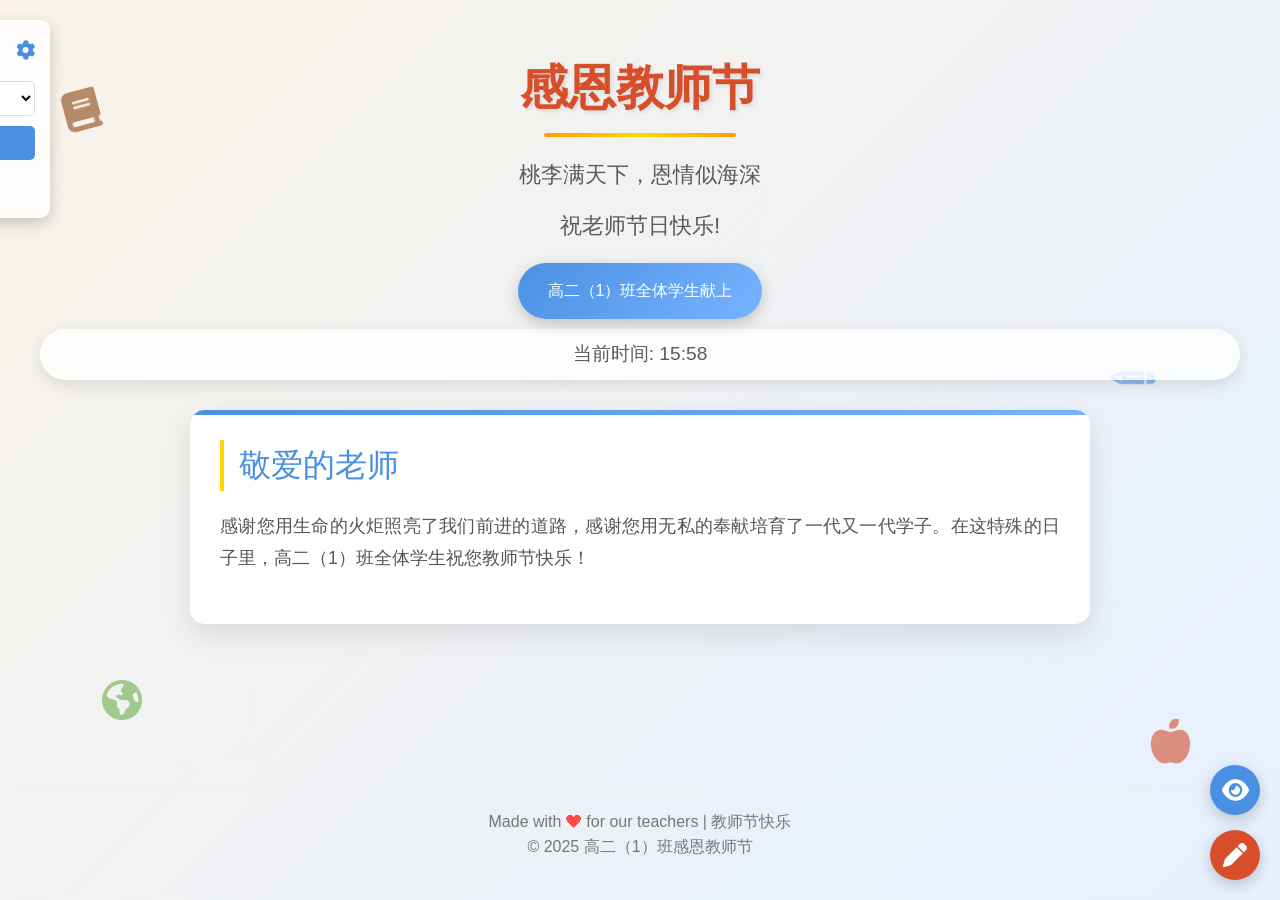
<file: 南北绿豆.html>
<!DOCTYPE html>
<html lang="zh-CN">
<head>
    <meta charset="UTF-8">
    <meta name="viewport" content="width=device-width, initial-scale=1.0">
    <title>感恩教师节 - 高二（1）班全体献上</title>
    <link rel="stylesheet" href="https://cdnjs.cloudflare.com/ajax/libs/font-awesome/6.4.0/css/all.min.css">
    <style>
        * {
            margin: 0;
            padding: 0;
            box-sizing: border-box;
            font-family: 'Microsoft YaHei', sans-serif;
        }
        
        body {
            color: #333;
            line-height: 1.6;
            min-height: 100vh;
            display: flex;
            flex-direction: column;
            align-items: center;
            padding: 20px;
            overflow-x: hidden;
            position: relative;
            transition: background 1s ease;
            background: linear-gradient(135deg, #f9f3e9 0%, #e6f0ff 100%);
        }
        
        /* 背景容器 */
        .background-container {
            position: fixed;
            top: 0;
            left: 0;
            width: 100%;
            height: 100%;
            z-index: -2;
            transition: background 1s ease;
        }
        
        /* 装饰元素 */
        .decoration {
            position: absolute;
            z-index: -1;
            opacity: 0.6;
        }
        
        .book {
            top: 10%;
            left: 5%;
            font-size: 2.5rem;
            color: #8b4513;
            transform: rotate(-15deg);
        }
        
        .apple {
            bottom: 15%;
            right: 7%;
            font-size: 2.8rem;
            color: #d64f2a;
        }
        
        .pencil {
            top: 40%;
            right: 10%;
            font-size: 2.2rem;
            color: #4a90e2;
            transform: rotate(45deg);
        }
        
        .globe {
            bottom: 20%;
            left: 8%;
            font-size: 2.5rem;
            color: #6aae4c;
        }
        
        .header {
            text-align: center;
            margin: 30px 0;
            position: relative;
            width: 100%;
            padding: 0 20px;
        }
        
        h1 {
            color: #d64f2a;
            font-size: 3rem;
            margin-bottom: 15px;
            text-shadow: 2px 2px 4px rgba(0,0,0,0.1);
            position: relative;
            display: inline-block;
        }
        
        h1:after {
            content: "";
            position: absolute;
            bottom: -10px;
            left: 10%;
            width: 80%;
            height: 4px;
            background: linear-gradient(to right, #ff9d00, #ffd700, #ff9d00);
            border-radius: 2px;
        }
        
        .subtitle {
            font-size: 1.4rem;
            color: #5a5a5a;
            margin-top: 15px;
        }
        
        .class-info {
            background: linear-gradient(135deg, #4a90e2 0%, #77b3ff 100%);
            color: white;
            padding: 15px 30px;
            border-radius: 50px;
            display: inline-block;
            margin-top: 20px;
            box-shadow: 0 5px 15px rgba(0,0,0,0.2);
            animation: pulse 2s infinite;
        }
        
        .container {
            max-width: 900px;
            width: 100%;
            display: flex;
            flex-wrap: wrap;
            justify-content: center;
            gap: 25px;
            margin-bottom: 40px;
            position: relative;
            z-index: 1; /* 确保内容在寄语下方，不被遮挡 */
        }
        
        .teacher-card {
            background: rgba(255, 255, 255, 0.95);
            border-radius: 15px;
            box-shadow: 0 10px 30px rgba(0,0,0,0.1);
            padding: 30px;
            width: 100%;
            transition: transform 0.3s ease, box-shadow 0.3s ease;
            position: relative;
            overflow: hidden;
            opacity: 0;
            transform: translateY(50px);
        }
        
        .teacher-card:hover {
            transform: translateY(-10px);
            box-shadow: 0 15px 35px rgba(0,0,0,0.15);
        }
        
        .teacher-card:before {
            content: "";
            position: absolute;
            top: 0;
            left: 0;
            width: 100%;
            height: 5px;
            background: linear-gradient(to right, #4a90e2, #77b3ff);
        }
        
        .teacher-name {
            color: #4a90e2;
            margin-bottom: 20px;
            font-size: 2rem;
            border-left: 4px solid #ffd700;
            padding-left: 15px;
            display: flex;
            align-items: center;
            justify-content: space-between;
        }
        
        .teacher-subject {
            font-size: 1.2rem;
            color: #d64f2a;
            margin-left: 15px;
        }
        
        .blessing-content {
            color: #555;
            font-size: 1.1rem;
            text-align: justify;
            line-height: 1.8;
            margin-bottom: 20px;
        }
        
        .flower {
            position: absolute;
            font-size: 2rem;
            opacity: 0.7;
            z-index: -1;
        }
        
        .footer {
            text-align: center;
            margin-top: auto;
            padding: 20px;
            color: #777;
            width: 100%;
            border-top: 1px solid #eee;
            position: relative;
            z-index: 1;
        }
        
        .heart {
            color: #ff4d4d;
            display: inline-block;
            animation: pulse 1.5s infinite;
        }
        
        /* 飘落的花朵 */
        .falling-flowers {
            position: fixed;
            top: -50px;
            width: 100%;
            height: 100%;
            pointer-events: none;
            z-index: -1;
            overflow: hidden;
        }
        
        .falling-flower {
            position: absolute;
            font-size: 1.5rem;
            opacity: 0.7;
            animation: fall linear forwards;
        }
        
        /* 时间信息 */
        .time-info {
            font-size: 1.2rem;
            color: #5a5a5a;
            margin-top: 10px;
            background: rgba(255, 255, 255, 0.8);
            padding: 10px 20px;
            border-radius: 30px;
            box-shadow: 0 5px 15px rgba(0,0,0,0.1);
        }
        
        /* 测试选项面板 */
        .test-panel {
            position: fixed;
            top: 20px;
            left: 20px;
            background: rgba(255, 255, 255, 0.9);
            border-radius: 10px;
            padding: 15px;
            box-shadow: 0 5px 15px rgba(0,0,0,0.2);
            z-index: 1000;
            width: 250px;
            transition: transform 0.3s ease;
            transform: translateX(-220px);
        }
        
        .test-panel:hover {
            transform: translateX(0);
        }
        
        .test-panel h3 {
            color: #4a90e2;
            margin-bottom: 15px;
            font-size: 1.2rem;
            display: flex;
            justify-content: space-between;
            align-items: center;
        }
        
        .test-panel h3 i {
            cursor: pointer;
        }
        
        .test-select {
            width: 100%;
            padding: 8px;
            border-radius: 5px;
            border: 1px solid #ddd;
            margin-bottom: 10px;
            background: white;
        }
        
        .test-button {
            width: 100%;
            padding: 8px;
            border-radius: 5px;
            border: none;
            background: #4a90e2;
            color: white;
            cursor: pointer;
            transition: background 0.3s ease;
            margin-bottom: 10px;
        }
        
        .test-button:hover {
            background: #3a80d2;
        }
        
        .auto-mode {
            display: flex;
            align-items: center;
            margin-top: 10px;
            font-size: 0.9rem;
        }
        
        .auto-mode input {
            margin-right: 5px;
        }
        
        /* 签名区域 */
        .signature {
            margin-top: 30px;
            text-align: right;
            font-family: cursive;
            font-size: 1.2rem;
            color: #4a90e2;
            padding: 0 20px;
            opacity: 0;
            transform: translateX(50px);
            position: relative;
            z-index: 1;
        }
        
        /* 学科特定背景 */
        .chinese-bg {
            background: linear-gradient(135deg, #f9e3e3 0%, #e6f0ff 100%);
        }
        
        .geography-bg {
            background: linear-gradient(135deg, #d4f1f9 0%, #e6f0ff 100%);
        }
        
        .math-bg {
            background: linear-gradient(135deg, #f9f3e9 0%, #e6f7ff 100%);
        }
        
        .physics-bg {
            background: linear-gradient(135deg, #f9f3e9 0%, #e6eeff 100%);
        }
        
        .english-bg {
            background: linear-gradient(135deg, #f9f3e9 0%, #ffe6e6 100%);
        }
        
        .chemistry-bg {
            background: linear-gradient(135deg, #f9f3e9 0%, #e6ffe6 100%);
        }
        
        .default-bg {
            background: linear-gradient(135deg, #f9f3e9 0%, #e6f0ff 100%);
        }
        
        /* 寄语功能样式 - 重新设计 */
        /* 添加寄语按钮 */
        .add-message-btn {
            position: fixed;
            bottom: 20px;
            right: 20px;
            background: #d64f2a;
            width: 50px;
            height: 50px;
            border-radius: 50%;
            display: flex;
            align-items: center;
            justify-content: center;
            box-shadow: 0 5px 15px rgba(0,0,0,0.2);
            cursor: pointer;
            z-index: 1000;
            transition: transform 0.3s ease;
            color: white;
            font-size: 1.5rem;
        }
        
        .add-message-btn:hover {
            transform: scale(1.1);
            background: #c03c1e;
        }
        
        /* 查看寄语按钮 */
        .view-messages-btn {
            position: fixed;
            bottom: 85px;
            right: 20px;
            background: #4a90e2;
            width: 50px;
            height: 50px;
            border-radius: 50%;
            display: flex;
            align-items: center;
            justify-content: center;
            box-shadow: 0 5px 15px rgba(0,0,0,0.2);
            cursor: pointer;
            z-index: 1000;
            transition: transform 0.3s ease;
            color: white;
            font-size: 1.5rem;
        }
        
        .view-messages-btn:hover {
            transform: scale(1.1);
            background: #3a80d2;
        }
        
        /* 寄语模态框 - 重新设计 */
        .message-modal {
            position: fixed;
            top: 0;
            left: 0;
            width: 100%;
            height: 100%;
            background: rgba(0,0,0,0.5);
            display: flex;
            align-items: center;
            justify-content: center;
            z-index: 2000;
            opacity: 0;
            visibility: hidden;
            transition: all 0.3s ease;
        }
        
        .message-modal.active {
            opacity: 1;
            visibility: visible;
        }
        
        .modal-content {
            background: white;
            width: 90%;
            max-width: 600px;
            border-radius: 15px;
            padding: 25px;
            box-shadow: 0 10px 30px rgba(0,0,0,0.3);
            position: relative;
            max-height: 90vh;
            overflow-y: auto;
        }
        
        .modal-close {
            position: absolute;
            top: 15px;
            right: 15px;
            font-size: 1.2rem;
            color: #777;
            cursor: pointer;
            transition: color 0.3s ease;
        }
        
        .modal-close:hover {
            color: #d64f2a;
        }
        
        .modal-title {
            font-size: 1.8rem;
            color: #4a90e2;
            margin-bottom: 20px;
            text-align: center;
            padding-bottom: 10px;
            border-bottom: 2px solid #f0f0f0;
        }
        
        .message-form .form-group {
            margin-bottom: 18px;
        }
        
        .message-form label {
            display: block;
            margin-bottom: 8px;
            color: #555;
            font-weight: 500;
            font-size: 1.1rem;
        }
        
        .message-form select,
        .message-form textarea,
        .message-form input {
            width: 100%;
            padding: 12px 15px;
            border-radius: 10px;
            border: 1px solid #ddd;
            font-size: 1.1rem;
            transition: border-color 0.3s ease;
        }
        
        .message-form select:focus,
        .message-form textarea:focus,
        .message-form input:focus {
            outline: none;
            border-color: #4a90e2;
            box-shadow: 0 0 0 3px rgba(74, 144, 226, 0.2);
        }
        
        .message-form textarea {
            min-height: 150px;
            resize: vertical;
            max-height: 250px;
            font-size: 1.2rem; /* 增大字体 */
            line-height: 1.6;
        }
        
        .name-input {
            display: block;
        }
        
        .submit-btn {
            width: 100%;
            padding: 15px;
            border-radius: 10px;
            border: none;
            background: #4a90e2;
            color: white;
            font-size: 1.2rem;
            cursor: pointer;
            transition: background 0.3s ease;
            margin-top: 15px;
            font-weight: bold;
        }
        
        .submit-btn:hover {
            background: #3a80d2;
        }
        
        .message-limit {
            font-size: 1rem;
            color: #777;
            margin-top: 8px;
            text-align: right;
        }
        
        .modal-alert {
            color: #d64f2a;
            text-align: center;
            margin-top: 15px;
            height: 20px;
            font-size: 1rem;
        }
        
        /* 寄语显示容器 */
        .messages-container {
            position: fixed;
            top: 0;
            left: 0;
            width: 100%;
            height: 100%;
            pointer-events: none;
            z-index: 5; /* 确保寄语在内容上方，不被遮挡 */
            overflow: hidden;
        }
        
        /* 单个寄语样式 - 增大字体 */
        .message-item {
            position: absolute;
            background: rgba(255, 255, 255, 0.95);
            padding: 15px 20px;
            border-radius: 20px;
            box-shadow: 0 5px 15px rgba(0,0,0,0.15);
            max-width: 300px;
            min-width: 220px;
            word-wrap: break-word;
            animation: messageFall linear forwards;
            z-index: 5;
            border: 2px solid rgba(74, 144, 226, 0.2);
        }
        
        .message-content {
            color: #333;
            font-size: 1.2rem; /* 增大字体 */
            line-height: 1.6;
            margin-bottom: 8px;
        }
        
        .message-author {
            color: #777;
            font-size: 1rem;
            text-align: right;
            font-style: italic;
        }
        
        /* 查看寄语模态框 */
        .view-messages-modal {
            position: fixed;
            top: 0;
            left: 0;
            width: 100%;
            height: 100%;
            background: rgba(0,0,0,0.5);
            display: flex;
            align-items: center;
            justify-content: center;
            z-index: 2000;
            opacity: 0;
            visibility: hidden;
            transition: all 0.3s ease;
        }
        
        .view-messages-modal.active {
            opacity: 1;
            visibility: visible;
        }
        
        .view-modal-content {
            background: white;
            width: 90%;
            max-width: 800px;
            border-radius: 15px;
            padding: 25px;
            box-shadow: 0 10px 30px rgba(0,0,0,0.3);
            position: relative;
            max-height: 90vh;
            overflow-y: auto;
        }
        
        .view-modal-title {
            font-size: 1.8rem;
            color: #4a90e2;
            margin-bottom: 20px;
            text-align: center;
            padding-bottom: 10px;
            border-bottom: 2px solid #f0f0f0;
        }
        
        .teacher-tabs {
            display: flex;
            flex-wrap: wrap;
            gap: 10px;
            margin-bottom: 20px;
            justify-content: center;
        }
        
        .teacher-tab {
            padding: 10px 20px;
            background: #f0f0f0;
            border-radius: 30px;
            cursor: pointer;
            transition: all 0.3s ease;
            font-size: 1.1rem;
        }
        
        .teacher-tab.active {
            background: #4a90e2;
            color: white;
        }
        
        .messages-list {
            margin-top: 20px;
        }
        
        .message-item-view {
            background: #f9f9f9;
            border-radius: 15px;
            padding: 15px 20px;
            margin-bottom: 15px;
            border-left: 4px solid #4a90e2;
        }
        
        .message-content-view {
            font-size: 1.3rem; /* 增大字体 */
            line-height: 1.6;
            margin-bottom: 10px;
            color: #333;
        }
        
        .message-meta {
            display: flex;
            justify-content: space-between;
            align-items: center;
            color: #777;
            font-size: 1rem;
        }
        
        .message-actions {
            display: flex;
            gap: 10px;
        }
        
        .edit-btn, .delete-btn {
            padding: 5px 10px;
            border-radius: 5px;
            border: none;
            cursor: pointer;
            font-size: 0.9rem;
            transition: background 0.3s ease;
        }
        
        .edit-btn {
            background: #ffc107;
            color: #333;
        }
        
        .edit-btn:hover {
            background: #e0a800;
        }
        
        .delete-btn {
            background: #dc3545;
            color: white;
        }
        
        .delete-btn:hover {
            background: #c82333;
        }
        
        .no-messages {
            text-align: center;
            padding: 30px;
            color: #777;
            font-size: 1.2rem;
        }
        
        /* 动画效果 */
        @keyframes fall {
            to {
                transform: translateY(105vh) rotate(360deg);
            }
        }
        
        @keyframes messageFall {
            from {
                transform: translateY(-100px);
                opacity: 0;
            }
            10% {
                opacity: 1;
            }
            90% {
                opacity: 1;
            }
            to {
                transform: translateY(105vh);
                opacity: 0;
            }
        }
        
        @keyframes pulse {
            0% { transform: scale(1); }
            50% { transform: scale(1.05); }
            100% { transform: scale(1); }
        }
        
        @keyframes float {
            0% { transform: translateY(0) rotate(0deg); }
            50% { transform: translateY(-10px) rotate(5deg); }
            100% { transform: translateY(0) rotate(0deg); }
        }
        
        .decoration {
            animation: float 7s ease-in-out infinite;
        }
        
        .book {
            animation-delay: 0.5s;
        }
        
        .apple {
            animation-delay: 1.5s;
        }
        
        .pencil {
            animation-delay: 2.5s;
        }
        
        .globe {
            animation-delay: 3.5s;
        }
        
        /* 响应式设计 */
        @media (max-width: 768px) {
            h1 {
                font-size: 2.2rem;
            }
            
            .subtitle {
                font-size: 1.1rem;
            }
            
            .teacher-name {
                font-size: 1.6rem;
                flex-direction: column;
                align-items: flex-start;
            }
            
            .teacher-subject {
                margin-left: 0;
                margin-top: 10px;
            }
            
            .blessing-content {
                font-size: 1rem;
            }
            
            .decoration {
                display: none;
            }
            
            .test-panel {
                top: 10px;
                left: 10px;
                width: 200px;
                transform: translateX(-170px);
            }
            
            .message-item {
                max-width: 250px;
                min-width: 180px;
                padding: 12px 16px;
            }
            
            .message-content {
                font-size: 1.1rem;
            }
            
            .view-modal-content {
                padding: 15px;
            }
            
            .teacher-tabs {
                flex-direction: column;
                align-items: center;
            }
            
            .teacher-tab {
                width: 100%;
                text-align: center;
            }
            
            .message-content-view {
                font-size: 1.1rem;
            }
            
            .message-meta {
                flex-direction: column;
                align-items: flex-start;
                gap: 10px;
            }
            
            .message-actions {
                width: 100%;
                justify-content: flex-end;
            }
        }
    </style>
</head>
<body>
    <!-- 背景容器 -->
    <div class="background-container" id="backgroundContainer"></div>
    
    <!-- 装饰元素 -->
    <i class="decoration book fas fa-book"></i>
    <i class="decoration apple fas fa-apple-alt"></i>
    <i class="decoration pencil fas fa-pencil-alt"></i>
    <i class="decoration globe fas fa-globe-americas"></i>
    
    <!-- 飘落的花朵 -->
    <div class="falling-flowers" id="fallingFlowers"></div>
    
    <!-- 测试选项面板 -->
    <div class="test-panel" id="testPanel">
        <h3>
            测试选项
            <i class="fas fa-cog"></i>
        </h3>
        <select class="test-select" id="testSelect">
            <option value="auto">自动模式 (按当前时间)</option>
            <option value="0">语文老师 (7:40-8:25)</option>
            <option value="1">地理老师 (8:30-9:15)</option>
            <option value="2">数学老师 (9:20-10:05)</option>
            <option value="3">物理老师 (10:20-11:05)</option>
            <option value="4">英语老师 (11:10-11:55)</option>
            <option value="5">化学老师 (14:40-15:25)</option>
        </select>
        <button class="test-button" id="testButton">应用测试</button>
        <div class="auto-mode">
            <input type="checkbox" id="autoMode" checked>
            <label for="autoMode">自动更新</label>
        </div>
    </div>
    
    <!-- 寄语功能元素 -->
    <!-- 添加寄语按钮 -->
    <div class="add-message-btn" id="addMessageBtn">
        <i class="fas fa-pen"></i>
    </div>
    
    <!-- 查看寄语按钮 -->
    <div class="view-messages-btn" id="viewMessagesBtn">
        <i class="fas fa-eye"></i>
    </div>
    
    <!-- 寄语模态框 -->
    <div class="message-modal" id="messageModal">
        <div class="modal-content">
            <div class="modal-close" id="modalClose">
                <i class="fas fa-times"></i>
            </div>
            <h3 class="modal-title">给老师写寄语</h3>
            <div class="modal-alert" id="modalAlert"></div>
            <form class="message-form" id="messageForm">
                <div class="form-group">
                    <label for="teacherSelect">选择老师</label>
                    <select id="teacherSelect" required>
                        <option value="0">Z~DoubleD (语文)</option>
                        <option value="1">方老师 (地理)</option>
                        <option value="2">余老师 (数学)</option>
                        <option value="3">陈老师 (物理)</option>
                        <option value="4">Madam (英语)</option>
                        <option value="5">吕老师 (化学)</option>
                    </select>
                </div>
                <div class="form-group">
                    <label for="messageContent">寄语内容 (最多200字)</label>
                    <textarea id="messageContent" placeholder="请输入对老师的祝福..." required></textarea>
                    <div class="message-limit" id="messageLimit">0/200</div>
                </div>
                <div class="form-group name-input">
                    <label for="authorName">你的名字</label>
                    <input type="text" id="authorName" placeholder="请输入你的名字或昵称" required>
                </div>
                <button type="submit" class="submit-btn">提交寄语</button>
            </form>
        </div>
    </div>
    
    <!-- 查看寄语模态框 -->
    <div class="view-messages-modal" id="viewMessagesModal">
        <div class="view-modal-content">
            <div class="modal-close" id="viewModalClose">
                <i class="fas fa-times"></i>
            </div>
            <h3 class="view-modal-title">查看与编辑寄语</h3>
            
            <div class="teacher-tabs" id="teacherTabs">
                <div class="teacher-tab active" data-teacher="0">语文老师</div>
                <div class="teacher-tab" data-teacher="1">地理老师</div>
                <div class="teacher-tab" data-teacher="2">数学老师</div>
                <div class="teacher-tab" data-teacher="3">物理老师</div>
                <div class="teacher-tab" data-teacher="4">英语老师</div>
                <div class="teacher-tab" data-teacher="5">化学老师</div>
            </div>
            
            <div class="messages-list" id="messagesList">
                <!-- 寄语列表将在这里动态生成 -->
            </div>
        </div>
    </div>
    
    <!-- 寄语显示容器 -->
    <div class="messages-container" id="messagesContainer"></div>
    
    <div class="header">
        <h1>感恩教师节</h1>
        <p class="subtitle">桃李满天下，恩情似海深</p>
        <p class="subtitle">祝老师节日快乐!</p>
        <div class="class-info">
            <p>高二（1）班全体学生献上</p>
        </div>
        <div class="time-info" id="timeInfo"></div>
    </div>
    
    <div class="container">
        <div class="teacher-card" id="teacherCard">
            <div class="teacher-name">
                <span id="teacherName">老师</span>
                <span class="teacher-subject" id="teacherSubject">学科</span>
            </div>
            <div class="blessing-content" id="blessingContent">
                祝福内容加载中...
            </div>
        </div>
    </div>
    
    <div class="signature">
        <p>高二（1）班全体同学</p>
        <p>2025年教师节</p>
    </div>
    
    <div class="footer">
        <p>Made with <span class="heart">❤</span> for our teachers | 教师节快乐</p>
        <p>© 2025 高二（1）班感恩教师节</p>
    </div>

    <script>
        // 教师信息数据
        const teachersData = [
            {
                time: "7:40-8:25",
                name: "Z~DoubleD",
                subject: "语文",
                bgClass: "chinese-bg",
                blessing: "笔墨为舟，渡千年文海；诗书作帆，引万里云程。您在平仄间雕刻时光，于章句中传递薪火。高二征程，您以温润之语化育桃李，让古老的文字在年轻的心跳中重生。致敬语文老师——您是文明之河的摆渡人，亦是岁月深处的点灯者。"
            },
            {
                time: "8:30-9:15",
                name: "方老师",
                subject: "地理",
                bgClass: "geography-bg",
                blessing: "一指经纬揽风云变幻，两袖粉尘绘山河峥嵘。您让季风穿越黑板，教洋流在课桌间回转。高二地理课堂上，您用等高线标注成长海拔，以等温线衡量求知热忱。致敬地理老师——您是用脚步丈量课本、用胸怀容纳地球的当代徐霞客！"
            },
            {
                time: "9:20-10:05",
                name: "余老师",
                subject: "数学",
                bgClass: "math-bg",
                blessing: "公式为尺，丈量天地奥秘；推演为舟，横渡逻辑星河。您以理性为刃，劈开混沌之幕；用智慧作钥，解开宇宙之锁。数学丛林里，您为我们标注路径，让抽象符号绽放出思想之花。致敬数学老师——您是坐标系中永不偏移的灯塔！"
            },
            {
                time: "10:20-11:05",
                name: "陈老师",
                subject: "物理",
                bgClass: "physics-bg",
                blessing: "实验台上见星辰运转，粉笔屑中藏万物之理。您用磁场勾勒宇宙脉络，以光速追赶真理脚步。高二物理如险峰攀登，您总是先踏出坚实的足迹，再转身为我们点亮探照灯。致敬物理老师——您是时空尺度上丈量理想的追光者！"
            },
            {
                time: "11:10-11:55",
                name: "Madam",
                subject: "英语",
                bgClass: "english-bg",
                blessing: "With twenty-six letters, you build a bridge connecting voices across oceans; with thousands of words, you craft a boat carrying dialogues of civilizations. You help young hearts listen to the world. Facing the challenges of language learning in senior high, You guide us through barriers with patience as your shield and passion as your guide. Salute to you, Madam—a cultural envoy weaving global connections with the power of voice!"
            },
            {
                time: "14:40-15:25",
                name: "吕老师",
                subject: "化学",
                bgClass: "chemistry-bg",
                blessing: "试管中沉淀智慧结晶，方程式里书写元素诗篇。您让电子跳起圆舞曲，教原子碰撞出彩虹。高二的化学微宇宙中，您以严谨为反应条件，用热情作催化试剂，唤醒我们对物质世界的好奇。致敬化学老师——您是改变知识熵值的能量之源！"
            }
        ];

        // 全局变量
        let isAutoMode = true;
        let currentTeacherIndex = null;
        let updateInterval = null;
        // 寄语相关变量
        let messageTimer = null; // 寄语播放定时器
        const MAX_MESSAGE_COUNT = 40; // 每个老师最多寄语数
        const MAX_MESSAGE_LENGTH = 200; // 单条寄语最多字数
        let currentEditId = null; // 当前编辑的寄语ID

        // 初始化localStorage（寄语数据）
        function initMessageStorage() {
            const storedMessages = localStorage.getItem('teachersMessages');
            if (!storedMessages) {
                // 初始化空的寄语数据结构
                const defaultMessages = {
                    0: [], // 语文老师
                    1: [], // 地理老师
                    2: [], // 数学老师
                    3: [], // 物理老师
                    4: [], // 英语老师
                    5: []  // 化学老师
                };
                localStorage.setItem('teachersMessages', JSON.stringify(defaultMessages));
                return defaultMessages;
            }
            return JSON.parse(storedMessages);
        }

        // 生成唯一ID
        function generateId() {
            return Date.now().toString(36) + Math.random().toString(36).substr(2);
        }

        // 创建持续飘落的花朵
        function createFallingFlowers() {
            const flowers = ['🌸', '🌺', '🌼', '🌹', '🌷', '💮'];
            const fallingFlowers = document.getElementById('fallingFlowers');
            
            // 先创建一些花朵
            for (let i = 0; i < 15; i++) {
                createSingleFlower(flowers, fallingFlowers, true);
            }
            
            // 设置定时器持续创建花朵
            setInterval(() => {
                createSingleFlower(flowers, fallingFlowers, false);
            }, 800);
        }
        
        // 创建单朵花
        function createSingleFlower(flowers, container, randomDelay) {
            const flower = document.createElement('div');
            flower.classList.add('falling-flower');
            flower.innerText = flowers[Math.floor(Math.random() * flowers.length)];
            
            // 随机位置和动画时间
            const left = Math.random() * 100;
            const animationDuration = 10 + Math.random() * 20;
            const delay = randomDelay ? Math.random() * 5 : 0;
            
            flower.style.left = `${left}vw`;
            flower.style.animationDuration = `${animationDuration}s`;
            flower.style.animationDelay = `${delay}s`;
            
            // 动画结束后移除元素
            flower.addEventListener('animationend', () => {
                flower.remove();
            });
            
            container.appendChild(flower);
        }
        
        // 获取当前时间对应的老师
        function getCurrentTeacher() {
            const now = new Date();
            const hours = now.getHours();
            const minutes = now.getMinutes();
            const currentTime = hours * 60 + minutes;
            
            // 定义时间段对应的分钟数
            const timeSlots = [
                { start: 7*60+40, end: 8*60+25, index: 0 },
                { start: 8*60+30, end: 9*60+15, index: 1 },
                { start: 9*60+20, end: 10*60+5, index: 2 },
                { start: 10*60+20, end: 11*60+5, index: 3 },
                { start: 11*60+10, end: 11*60+55, index: 4 },
                { start: 14*60+40, end: 15*60+25, index: 5 }
            ];
            
            for (const slot of timeSlots) {
                if (currentTime >= slot.start && currentTime <= slot.end) {
                    return { ...teachersData[slot.index], index: slot.index };
                }
            }
            
            // 如果没有匹配的时间段，返回默认老师
            return {
                name: "敬爱的老师",
                subject: "",
                bgClass: "default-bg",
                blessing: "感谢您用生命的火炬照亮了我们前进的道路，感谢您用无私的奉献培育了一代又一代学子。在这特殊的日子里，高二（1）班全体学生祝您教师节快乐！",
                time: "全天",
                index: -1
            };
        }
        
        // 更新页面内容
        function updatePageContent(teacherIndex = null) {
            let teacher;
            let timeText;
            
            if (teacherIndex !== null && !isAutoMode) {
                // 手动选择模式
                teacher = { ...teachersData[teacherIndex], index: teacherIndex };
                timeText = `测试模式: ${formatTime(new Date())}`;
                currentTeacherIndex = teacherIndex;
            } else {
                // 自动模式
                teacher = getCurrentTeacher();
                timeText = `当前时间: ${formatTime(new Date())}`;
                currentTeacherIndex = teacher.index;
                
                // 更新选择框以反映当前老师
                document.getElementById('testSelect').value = teacher.index !== -1 ? teacher.index : 'auto';
            }
            
            // 更新老师信息
            document.getElementById('teacherName').textContent = teacher.name;
            document.getElementById('teacherSubject').textContent = teacher.subject + (teacher.subject ? "老师" : "");
            document.getElementById('blessingContent').textContent = teacher.blessing;
            
            // 更新时间信息
            document.getElementById('timeInfo').textContent = timeText;
            
            // 设置背景
            document.body.className = teacher.bgClass;
            
            // 更新寄语播放（切换老师时重启寄语）
            updateMessagePlayback();
        }
        
        // 格式化时间
        function formatTime(date) {
            const hours = date.getHours().toString().padStart(2, '0');
            const minutes = date.getMinutes().toString().padStart(2, '0');
            return `${hours}:${minutes}`;
        }
        
        // 卡片动画效果
        function animateCard() {
            const card = document.getElementById('teacherCard');
            setTimeout(() => {
                card.style.opacity = '1';
                card.style.transform = 'translateY(0)';
                card.style.transition = 'opacity 0.8s ease, transform 0.8s ease';
            }, 300);
        }
        
        // 签名动画
        function animateSignature() {
            const signature = document.querySelector('.signature');
            setTimeout(() => {
                signature.style.opacity = '1';
                signature.style.transform = 'translateX(0)';
                signature.style.transition = 'opacity 1s ease, transform 1s ease';
            }, 1500);
        }
        
        // 设置测试选项
        function setupTestOptions() {
            const testSelect = document.getElementById('testSelect');
            const testButton = document.getElementById('testButton');
            const autoModeCheckbox = document.getElementById('autoMode');
            
            // 应用测试按钮点击事件
            testButton.addEventListener('click', function() {
                const selectedValue = testSelect.value;
                
                if (selectedValue === 'auto') {
                    isAutoMode = true;
                    updatePageContent();
                    setupAutoUpdate();
                } else {
                    isAutoMode = false;
                    const teacherIndex = parseInt(selectedValue);
                    updatePageContent(teacherIndex);
                    clearInterval(updateInterval);
                }
            });
            
            // 自动模式复选框变化事件
            autoModeCheckbox.addEventListener('change', function() {
                isAutoMode = this.checked;
                
                if (isAutoMode) {
                    updatePageContent();
                    setupAutoUpdate();
                } else {
                    clearInterval(updateInterval);
                }
            });
        }
        
        // 设置自动更新
        function setupAutoUpdate() {
            if (updateInterval) {
                clearInterval(updateInterval);
            }
            
            if (isAutoMode) {
                updateInterval = setInterval(() => {
                    updatePageContent();
                }, 60000);
            }
        }

        // ---------------------- 寄语功能核心逻辑 ----------------------
        // 初始化寄语功能
        function setupMessageFeature() {
            // 初始化存储
            initMessageStorage();
            
            // 绑定模态框事件
            setupModalEvents();
            
            // 绑定表单事件
            setupFormEvents();
            
            // 绑定查看寄语事件
            setupViewMessagesEvents();
            
            // 初始启动寄语播放
            updateMessagePlayback();
        }
        
        // 绑定模态框显示/隐藏事件
        function setupModalEvents() {
            const addMessageBtn = document.getElementById('addMessageBtn');
            const messageModal = document.getElementById('messageModal');
            const modalClose = document.getElementById('modalClose');
            const messageForm = document.getElementById('messageForm');
            const viewMessagesBtn = document.getElementById('viewMessagesBtn');
            const viewMessagesModal = document.getElementById('viewMessagesModal');
            const viewModalClose = document.getElementById('viewModalClose');
            
            // 显示添加寄语模态框
            addMessageBtn.addEventListener('click', () => {
                messageModal.classList.add('active');
                // 重置表单和提示
                messageForm.reset();
                document.getElementById('modalAlert').textContent = '';
                document.getElementById('messageLimit').textContent = '0/200';
                currentEditId = null;
            });
            
            // 显示查看寄语模态框
            viewMessagesBtn.addEventListener('click', () => {
                viewMessagesModal.classList.add('active');
                loadMessagesForTeacher(0); // 默认显示语文老师的寄语
            });
            
            // 隐藏模态框
            function hideModal(modal) {
                modal.classList.remove('active');
            }
            
            modalClose.addEventListener('click', () => hideModal(messageModal));
            viewModalClose.addEventListener('click', () => hideModal(viewMessagesModal));
            
            // 点击模态框外部关闭
            messageModal.addEventListener('click', (e) => {
                if (e.target === messageModal) {
                    hideModal(messageModal);
                }
            });
            
            viewMessagesModal.addEventListener('click', (e) => {
                if (e.target === viewMessagesModal) {
                    hideModal(viewMessagesModal);
                }
            });
        }
        
        // 绑定查看寄语相关事件
        function setupViewMessagesEvents() {
            const teacherTabs = document.getElementById('teacherTabs');
            
            // 老师标签切换事件
            teacherTabs.addEventListener('click', (e) => {
                if (e.target.classList.contains('teacher-tab')) {
                    // 移除所有active类
                    document.querySelectorAll('.teacher-tab').forEach(tab => {
                        tab.classList.remove('active');
                    });
                    
                    // 添加active类到当前标签
                    e.target.classList.add('active');
                    
                    // 加载对应老师的寄语
                    const teacherIndex = parseInt(e.target.dataset.teacher);
                    loadMessagesForTeacher(teacherIndex);
                }
            });
        }
        
        // 加载指定老师的寄语
        function loadMessagesForTeacher(teacherIndex) {
            const messagesList = document.getElementById('messagesList');
            const messagesData = initMessageStorage();
            const teacherMessages = messagesData[teacherIndex];
            
            // 清空当前列表
            messagesList.innerHTML = '';
            
            // 如果没有寄语
            if (teacherMessages.length === 0) {
                messagesList.innerHTML = `
                    <div class="no-messages">
                        <i class="fas fa-inbox" style="font-size: 3rem; margin-bottom: 15px;"></i>
                        <p>暂无寄语，成为第一个给老师留言的人吧！</p>
                    </div>
                `;
                return;
            }
            
            // 按时间倒序排列（最新的在前面）
            teacherMessages.sort((a, b) => b.time - a.time);
            
            // 添加寄语到列表
            teacherMessages.forEach((message, index) => {
                const messageItem = document.createElement('div');
                messageItem.classList.add('message-item-view');
                messageItem.dataset.id = message.id;
                
                // 格式化时间
                const date = new Date(message.time);
                const timeString = `${date.getFullYear()}-${(date.getMonth()+1).toString().padStart(2, '0')}-${date.getDate().toString().padStart(2, '0')} ${date.getHours().toString().padStart(2, '0')}:${date.getMinutes().toString().padStart(2, '0')}`;
                
                messageItem.innerHTML = `
                    <div class="message-content-view">${message.content}</div>
                    <div class="message-meta">
                        <span>${message.author} • ${timeString}</span>
                        <div class="message-actions">
                            <button class="edit-btn" data-index="${teacherIndex}" data-id="${message.id}">
                                <i class="fas fa-edit"></i> 编辑
                            </button>
                            <button class="delete-btn" data-index="${teacherIndex}" data-id="${message.id}">
                                <i class="fas fa-trash"></i> 删除
                            </button>
                        </div>
                    </div>
                `;
                
                messagesList.appendChild(messageItem);
            });
            
            // 绑定编辑和删除按钮事件
            bindEditDeleteEvents();
        }
        
        // 绑定编辑和删除按钮事件
        function bindEditDeleteEvents() {
            // 编辑按钮
            document.querySelectorAll('.edit-btn').forEach(btn => {
                btn.addEventListener('click', function() {
                    const teacherIndex = this.dataset.index;
                    const messageId = this.dataset.id;
                    
                    editMessage(teacherIndex, messageId);
                });
            });
            
            // 删除按钮
            document.querySelectorAll('.delete-btn').forEach(btn => {
                btn.addEventListener('click', function() {
                    const teacherIndex = this.dataset.index;
                    const messageId = this.dataset.id;
                    
                    deleteMessage(teacherIndex, messageId);
                });
            });
        }
        
        // 编辑寄语
        function editMessage(teacherIndex, messageId) {
            const messagesData = initMessageStorage();
            const teacherMessages = messagesData[teacherIndex];
            const message = teacherMessages.find(m => m.id === messageId);
            
            if (!message) return;
            
            // 填充表单
            document.getElementById('teacherSelect').value = teacherIndex;
            document.getElementById('messageContent').value = message.content;
            document.getElementById('authorName').value = message.author;
            document.getElementById('messageLimit').textContent = `${message.content.length}/${MAX_MESSAGE_LENGTH}`;
            
            // 设置当前编辑ID
            currentEditId = messageId;
            
            // 显示模态框
            document.getElementById('viewMessagesModal').classList.remove('active');
            document.getElementById('messageModal').classList.add('active');
            
            // 修改标题和按钮文字
            document.querySelector('.modal-title').textContent = '编辑寄语';
            document.querySelector('.submit-btn').textContent = '更新寄语';
        }
        
        // 删除寄语
        function deleteMessage(teacherIndex, messageId) {
            if (!confirm('确定要删除这条寄语吗？此操作不可恢复。')) return;
            
            const messagesData = initMessageStorage();
            const teacherMessages = messagesData[teacherIndex];
            
            // 过滤掉要删除的寄语
            messagesData[teacherIndex] = teacherMessages.filter(m => m.id !== messageId);
            
            // 保存回localStorage
            localStorage.setItem('teachersMessages', JSON.stringify(messagesData));
            
            // 重新加载列表
            loadMessagesForTeacher(teacherIndex);
            
            // 如果当前正在显示这个老师的寄语，更新播放
            if (currentTeacherIndex === parseInt(teacherIndex)) {
                updateMessagePlayback();
            }
        }
        
        // 绑定表单提交和字数统计事件
        function setupFormEvents() {
            const messageContent = document.getElementById('messageContent');
            const messageLimit = document.getElementById('messageLimit');
            const messageForm = document.getElementById('messageForm');
            const modalAlert = document.getElementById('modalAlert');
            
            // 字数统计
            messageContent.addEventListener('input', () => {
                const length = messageContent.value.length;
                messageLimit.textContent = `${length}/${MAX_MESSAGE_LENGTH}`;
                
                // 超过字数时提示
                if (length > MAX_MESSAGE_LENGTH) {
                    messageLimit.style.color = '#d64f2a';
                    messageContent.value = messageContent.value.substring(0, MAX_MESSAGE_LENGTH);
                    messageLimit.textContent = `${MAX_MESSAGE_LENGTH}/${MAX_MESSAGE_LENGTH}`;
                } else {
                    messageLimit.style.color = '#777';
                }
            });
            
            // 表单提交
            messageForm.addEventListener('submit', (e) => {
                e.preventDefault();
                
                // 获取表单数据
                const teacherIndex = document.getElementById('teacherSelect').value;
                const content = messageContent.value.trim();
                const authorName = document.getElementById('authorName').value.trim();
                
                // 验证内容
                if (!content) {
                    modalAlert.textContent = '寄语内容不能为空';
                    return;
                }
                
                if (content.length > MAX_MESSAGE_LENGTH) {
                    modalAlert.textContent = `寄语内容不能超过${MAX_MESSAGE_LENGTH}字`;
                    return;
                }
                
                if (!authorName) {
                    modalAlert.textContent = '请填写你的名字';
                    return;
                }
                
                // 获取存储的寄语
                const messagesData = initMessageStorage();
                const teacherMessages = messagesData[teacherIndex];
                
                if (currentEditId) {
                    // 编辑现有寄语
                    const messageIndex = teacherMessages.findIndex(m => m.id === currentEditId);
                    if (messageIndex !== -1) {
                        teacherMessages[messageIndex].content = content;
                        teacherMessages[messageIndex].author = authorName;
                        teacherMessages[messageIndex].time = new Date().getTime();
                        
                        // 保存回localStorage
                        localStorage.setItem('teachersMessages', JSON.stringify(messagesData));
                        
                        // 提示成功并关闭模态框
                        modalAlert.textContent = '寄语更新成功！';
                        modalAlert.style.color = '#6aae4c';
                        
                        setTimeout(() => {
                            document.getElementById('messageModal').classList.remove('active');
                            // 如果当前显示的是该老师，立即更新寄语播放
                            if (currentTeacherIndex === parseInt(teacherIndex)) {
                                updateMessagePlayback();
                            }
                        }, 1500);
                    }
                } else {
                    // 添加新寄语
                    // 验证数量上限
                    if (teacherMessages.length >= MAX_MESSAGE_COUNT) {
                        const teacher = teachersData[teacherIndex];
                        modalAlert.textContent = `${teacher.name}的寄语已达上限（${MAX_MESSAGE_COUNT}条），感谢你的心意！`;
                        return;
                    }
                    
                    // 构造寄语对象
                    const newMessage = {
                        id: generateId(),
                        content: content,
                        author: authorName,
                        time: new Date().getTime() // 时间戳，用于排序
                    };
                    
                    // 添加到数组并保存
                    teacherMessages.push(newMessage);
                    localStorage.setItem('teachersMessages', JSON.stringify(messagesData));
                    
                    // 提示成功并关闭模态框
                    modalAlert.textContent = '寄语提交成功！';
                    modalAlert.style.color = '#6aae4c';
                    
                    setTimeout(() => {
                        document.getElementById('messageModal').classList.remove('active');
                        // 如果当前显示的是该老师，立即更新寄语播放
                        if (currentTeacherIndex === parseInt(teacherIndex)) {
                            updateMessagePlayback();
                        }
                    }, 1500);
                }
            });
        }
        
        // 更新寄语播放（切换老师时调用）
        function updateMessagePlayback() {
            // 清除之前的定时器和所有寄语
            clearMessageTimer();
            clearAllMessages();
            
            // 如果当前没有选中老师（全天模式），不播放
            if (currentTeacherIndex === -1 || currentTeacherIndex === null) {
                return;
            }
            
            // 获取当前老师的寄语
            const messagesData = initMessageStorage();
            const teacherMessages = messagesData[currentTeacherIndex];
            
            // 没有寄语时不播放
            if (teacherMessages.length === 0) {
                return;
            }
            
            // 启动寄语播放定时器（3-5秒随机间隔）
            const startDelay = Math.random() * 2000 + 1000; // 初始延迟1-3秒
            setTimeout(() => {
                playNextMessage(teacherMessages);
                messageTimer = setInterval(() => {
                    playNextMessage(teacherMessages);
                }, Math.random() * 2000 + 3000); // 3-5秒随机间隔
            }, startDelay);
        }
        
        // 播放下一条随机寄语
        function playNextMessage(teacherMessages) {
            // 随机选择一条寄语
            const randomIndex = Math.floor(Math.random() * teacherMessages.length);
            const message = teacherMessages[randomIndex];
            
            // 创建寄语元素
            createMessageElement(message);
        }
        
        // 创建单个寄语元素并添加动画
        function createMessageElement(message) {
            const container = document.getElementById('messagesContainer');
            const messageItem = document.createElement('div');
            messageItem.classList.add('message-item');
            
            // 设置内容
            messageItem.innerHTML = `
                <div class="message-content">${message.content}</div>
                <div class="message-author">—— ${message.author}</div>
            `;
            
            // 随机位置（左右10%-90%，避免超出屏幕）
            const left = Math.random() * 80 + 10; // 10% ~ 90%
            messageItem.style.left = `${left}%`;
            
            // 随机动画时长（5-8秒，确保流畅）
            const animationDuration = Math.random() * 3000 + 5000; // 5-8秒
            messageItem.style.animationDuration = `${animationDuration}ms`;
            
            // 添加到容器
            container.appendChild(messageItem);
            
            // 动画结束后移除
            setTimeout(() => {
                messageItem.style.opacity = '0';
                setTimeout(() => {
                    messageItem.remove();
                }, 500);
            }, animationDuration - 500); // 动画结束前0.5秒开始透明
        }
        
        // 清除寄语定时器
        function clearMessageTimer() {
            if (messageTimer) {
                clearInterval(messageTimer);
                messageTimer = null;
            }
        }
        
        // 清除所有显示的寄语
        function clearAllMessages() {
            const container = document.getElementById('messagesContainer');
            container.innerHTML = '';
        }
        // ---------------------- 寄语功能结束 ----------------------
        
        // 页面加载完成后执行
        document.addEventListener('DOMContentLoaded', function() {
            createFallingFlowers();
            updatePageContent();
            animateCard();
            animateSignature();
            setupTestOptions();
            setupAutoUpdate();
            // 初始化寄语功能
            setupMessageFeature();
        });
    </script>
</body>
</html>
</file>
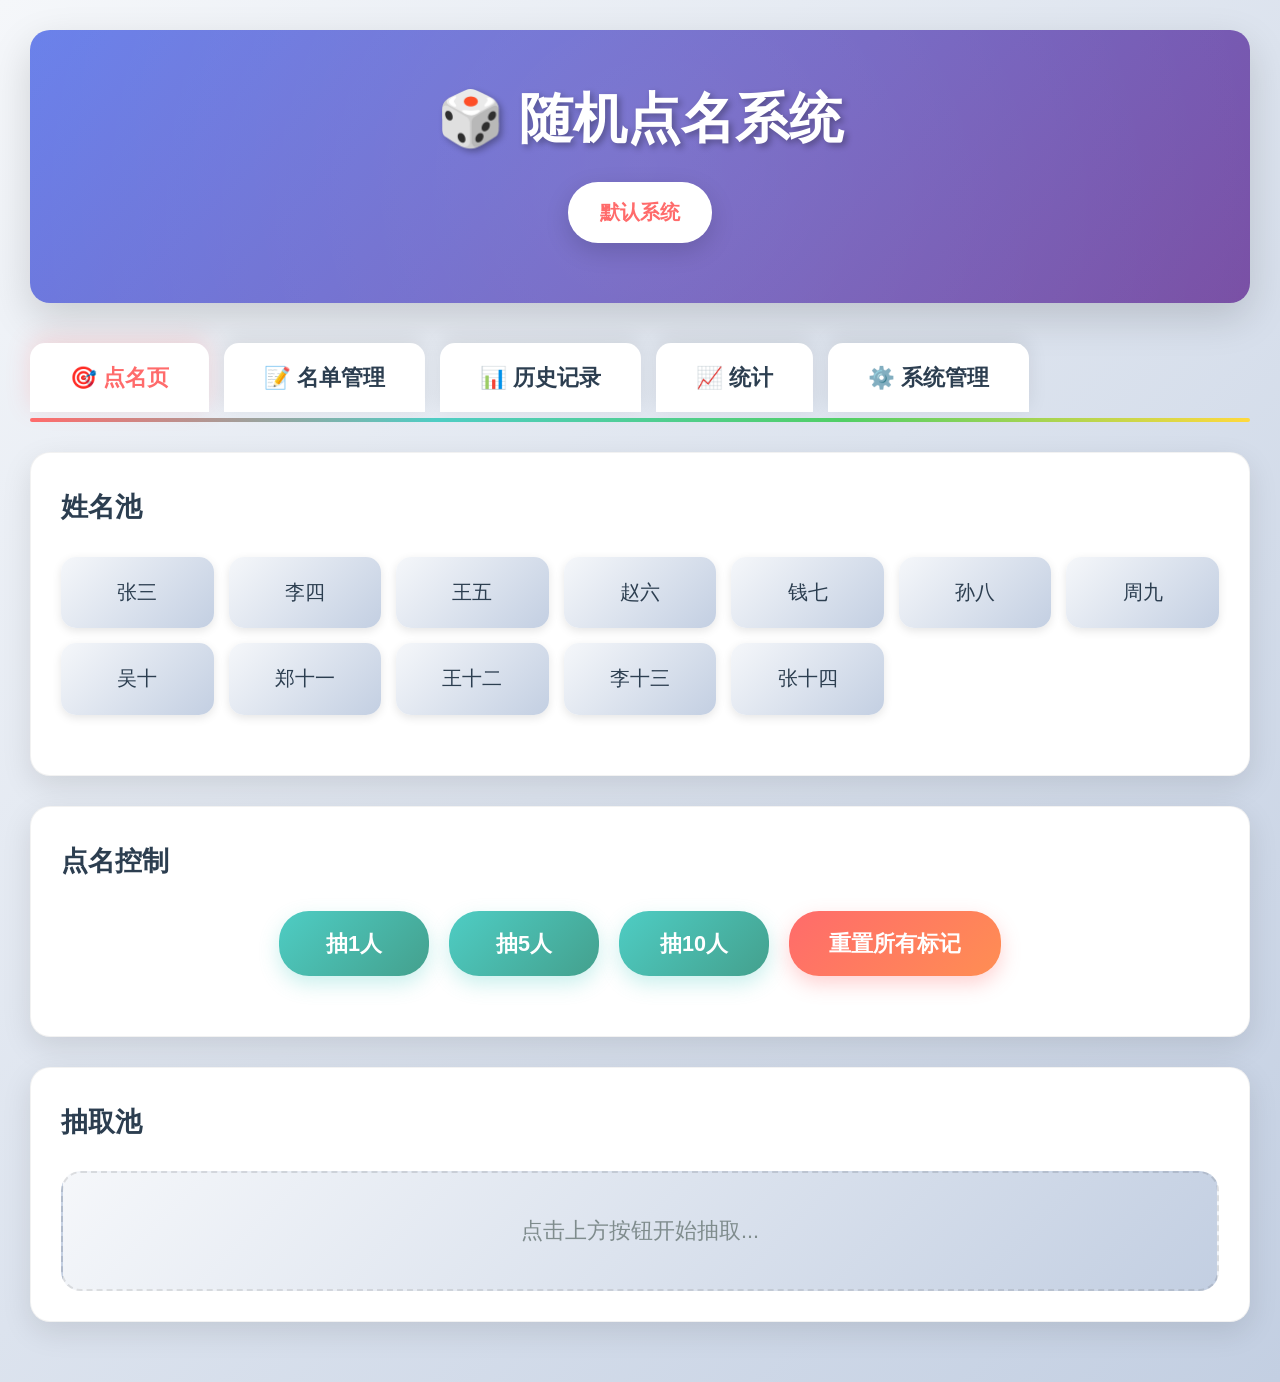
<file: 随机点名系统.html>
<!DOCTYPE html>
<html lang="zh-CN">
<head>
    <meta charset="UTF-8">
    <meta name="viewport" content="width=device-width, initial-scale=1.0">
    <title>随机点名系统</title>
    <style>
        * {
            margin: 0;
            padding: 0;
            box-sizing: border-box;
        }

        :root {
            --primary-color: #FF6B6B;
            --secondary-color: #4ECDC4;
            --success-color: #51CF66;
            --warning-color: #FFD93D;
            --danger-color: #FF6B6B;
            --info-color: #3742FA;
            --dark-color: #2C3E50;
            --light-color: #F8F9FA;
            --bg-gradient: linear-gradient(135deg, #667eea 0%, #764ba2 100%);
        }

        body {
            font-family: 'Microsoft YaHei', 'PingFang SC', sans-serif;
            background: linear-gradient(135deg, #f5f7fa 0%, #c3cfe2 100%);
            color: var(--dark-color);
            line-height: 1.8;
            font-size: 18px;
            min-height: 100vh;
        }

        .container {
            max-width: 1400px;
            margin: 0 auto;
            padding: 30px;
        }

        .header {
            background: var(--bg-gradient);
            color: white;
            padding: 40px;
            border-radius: 20px;
            margin-bottom: 40px;
            box-shadow: 0 15px 40px rgba(0,0,0,0.15);
            text-align: center;
            position: relative;
            overflow: hidden;
        }

        .header::before {
            content: '';
            position: absolute;
            top: -50%;
            right: -50%;
            width: 200%;
            height: 200%;
            background: radial-gradient(circle, rgba(255,255,255,0.1) 0%, transparent 70%);
            animation: pulse 4s ease-in-out infinite;
        }

        @keyframes pulse {
            0%, 100% { transform: scale(1); }
            50% { transform: scale(1.1); }
        }

        .header h1 {
            font-size: 3em;
            margin-bottom: 15px;
            text-shadow: 3px 3px 6px rgba(0,0,0,0.3);
            position: relative;
            z-index: 1;
        }

        .system-selector {
            margin-bottom: 20px;
            display: flex;
            gap: 15px;
            flex-wrap: wrap;
            justify-content: center;
            position: relative;
            z-index: 1;
        }

        .system-btn {
            padding: 15px 30px;
            background: rgba(255,255,255,0.2);
            border: 2px solid rgba(255,255,255,0.3);
            border-radius: 30px;
            cursor: pointer;
            transition: all 0.3s ease;
            color: white;
            font-size: 1.1em;
            font-weight: 600;
            backdrop-filter: blur(10px);
        }

        .system-btn:hover {
            background: rgba(255,255,255,0.3);
            transform: translateY(-3px);
            box-shadow: 0 8px 20px rgba(0,0,0,0.2);
        }

        .system-btn.active {
            background: white;
            color: var(--primary-color);
            box-shadow: 0 8px 25px rgba(0,0,0,0.15);
        }

        .add-system-btn {
            padding: 15px 30px;
            background: var(--success-color);
            color: white;
            border: none;
            border-radius: 30px;
            cursor: pointer;
            font-size: 1.1em;
            font-weight: 600;
            transition: all 0.3s ease;
            box-shadow: 0 5px 15px rgba(81, 207, 102, 0.3);
        }

        .add-system-btn:hover {
            background: #3dd36f;
            transform: translateY(-3px);
            box-shadow: 0 8px 25px rgba(81, 207, 102, 0.4);
        }

        .nav-tabs {
            display: flex;
            gap: 15px;
            margin-bottom: 40px;
            flex-wrap: wrap;
            position: relative;
        }

        .nav-tabs::before {
            content: '';
            position: absolute;
            bottom: -10px;
            left: 0;
            right: 0;
            height: 4px;
            background: linear-gradient(90deg, var(--primary-color), var(--secondary-color), var(--success-color), var(--warning-color));
            border-radius: 2px;
        }

        .nav-tab {
            padding: 20px 40px;
            background: white;
            border: none;
            border-radius: 15px 15px 0 0;
            cursor: pointer;
            font-size: 1.2em;
            font-weight: 600;
            transition: all 0.3s ease;
            box-shadow: 0 -5px 20px rgba(0,0,0,0.08);
            color: var(--dark-color);
        }

        .nav-tab:hover {
            background: var(--light-color);
            transform: translateY(-3px);
        }

        .nav-tab.active {
            background: white;
            color: var(--primary-color);
            box-shadow: 0 -5px 25px rgba(255, 107, 107, 0.2);
        }

        .tab-content {
            display: none;
        }

        .tab-content.active {
            display: block;
            animation: fadeIn 0.5s ease;
        }

        @keyframes fadeIn {
            from { opacity: 0; transform: translateY(20px); }
            to { opacity: 1; transform: translateY(0); }
        }

        .card {
            background: white;
            padding: 30px;
            border-radius: 20px;
            box-shadow: 0 10px 30px rgba(0,0,0,0.1);
            margin-bottom: 30px;
            border: 1px solid rgba(0,0,0,0.05);
            transition: all 0.3s ease;
        }

        .card:hover {
            transform: translateY(-5px);
            box-shadow: 0 15px 40px rgba(0,0,0,0.15);
        }

        .card-title {
            font-size: 1.5em;
            margin-bottom: 25px;
            color: var(--dark-color);
            font-weight: 600;
        }

        .grid-5 {
            display: grid;
            grid-template-columns: repeat(auto-fit, minmax(150px, 1fr));
            gap: 15px;
            margin-bottom: 30px;
        }

        .name-tag {
            padding: 18px;
            background: linear-gradient(135deg, #f5f7fa 0%, #c3cfe2 100%);
            border-radius: 15px;
            cursor: pointer;
            text-align: center;
            transition: all 0.3s ease;
            position: relative;
            overflow: hidden;
            font-size: 1.1em;
            font-weight: 500;
            box-shadow: 0 3px 10px rgba(0,0,0,0.1);
        }

        .name-tag::before {
            content: '';
            position: absolute;
            top: 0;
            left: -100%;
            width: 100%;
            height: 100%;
            background: linear-gradient(90deg, transparent, rgba(255,255,255,0.4), transparent);
            transition: left 0.6s;
        }

        .name-tag:hover::before {
            left: 100%;
        }

        .name-tag:hover {
            transform: translateY(-5px);
            box-shadow: 0 8px 20px rgba(0,0,0,0.15);
        }

        .name-tag.selected {
            background: linear-gradient(135deg, #FF6B6B 0%, #FF8E53 100%);
            color: white;
            cursor: not-allowed;
            opacity: 0.8;
        }

        .draw-controls {
            display: flex;
            gap: 20px;
            margin-bottom: 30px;
            flex-wrap: wrap;
            justify-content: center;
        }

        .draw-btn {
            padding: 18px 40px;
            background: linear-gradient(135deg, #4ECDC4 0%, #44A08D 100%);
            color: white;
            border: none;
            border-radius: 30px;
            cursor: pointer;
            font-size: 1.2em;
            font-weight: 600;
            transition: all 0.3s ease;
            box-shadow: 0 8px 20px rgba(78, 205, 196, 0.3);
            min-width: 150px;
        }

        .draw-btn:hover {
            transform: translateY(-5px);
            box-shadow: 0 12px 30px rgba(78, 205, 196, 0.4);
        }

        .draw-btn.reset-btn {
            background: linear-gradient(135deg, #FF6B6B 0%, #FF8E53 100%);
            box-shadow: 0 8px 20px rgba(255, 107, 107, 0.3);
        }

        .draw-btn.reset-btn:hover {
            box-shadow: 0 12px 30px rgba(255, 107, 107, 0.4);
        }

        .drawn-pool {
            min-height: 120px;
            background: linear-gradient(135deg, #f5f7fa 0%, #c3cfe2 100%);
            border-radius: 20px;
            padding: 30px;
            display: flex;
            flex-wrap: wrap;
            gap: 20px;
            align-items: center;
            justify-content: center;
            transition: all 0.3s ease;
            border: 2px dashed rgba(0,0,0,0.1);
        }

        .drawn-name {
            background: white;
            padding: 20px 35px;
            border-radius: 30px;
            font-weight: 600;
            font-size: 1.2em;
            box-shadow: 0 8px 20px rgba(0,0,0,0.1);
            animation: bounceIn 1.2s ease;
            position: relative;
            border: 2px solid transparent;
            background-clip: padding-box;
            transition: all 0.3s ease;
        }

        .drawn-name::before {
            content: '';
            position: absolute;
            top: -2px;
            left: -2px;
            right: -2px;
            bottom: -2px;
            border-radius: 30px;
            z-index: -1;
            background: linear-gradient(135deg, #4ECDC4 0%, #44A08D 100%);
            background-clip: padding-box;
        }

        @keyframes bounceIn {
            0% { transform: scale(0); opacity: 0; }
            50% { transform: scale(1.2); opacity: 1; }
            100% { transform: scale(1); opacity: 1; }
        }

        .form-group {
            margin-bottom: 30px;
        }

        .form-group label {
            display: block;
            margin-bottom: 12px;
            font-weight: 600;
            font-size: 1.2em;
            color: var(--dark-color);
        }

        .form-group input,
        .form-group select,
        .form-group textarea {
            width: 100%;
            padding: 18px;
            border: 3px solid var(--light-color);
            border-radius: 15px;
            font-size: 1.1em;
            transition: all 0.3s ease;
            background: var(--light-color);
        }

        .form-group input:focus,
        .form-group select:focus,
        .form-group textarea:focus {
            outline: none;
            border-color: var(--primary-color);
            box-shadow: 0 0 0 4px rgba(255, 107, 107, 0.1);
            background: white;
        }

        .btn-primary {
            background: linear-gradient(135deg, #3742FA 0%, #2F3542 100%);
            color: white;
            border: none;
            padding: 18px 40px;
            border-radius: 15px;
            cursor: pointer;
            font-size: 1.2em;
            font-weight: 600;
            transition: all 0.3s ease;
            box-shadow: 0 8px 20px rgba(55, 66, 250, 0.3);
        }

        .btn-primary:hover {
            transform: translateY(-3px);
            box-shadow: 0 12px 30px rgba(55, 66, 250, 0.4);
        }

        .history-item {
            display: flex;
            justify-content: space-between;
            align-items: center;
            padding: 25px;
            background: white;
            border-radius: 20px;
            margin-bottom: 20px;
            box-shadow: 0 5px 20px rgba(0,0,0,0.08);
            transition: all 0.3s ease;
            cursor: pointer;
            border: 2px solid transparent;
        }

        .history-item:hover {
            transform: translateX(10px);
            box-shadow: 0 10px 30px rgba(0,0,0,0.15);
            border-color: var(--primary-color);
        }

        .history-content {
            flex: 1;
        }

        .history-date {
            color: #7f8c8d;
            font-size: 1.1em;
            margin-bottom: 8px;
        }

        .history-names {
            display: flex;
            flex-wrap: wrap;
            gap: 10px;
        }

        .history-name {
            background: linear-gradient(135deg, #4ECDC4 0%, #44A08D 100%);
            color: white;
            padding: 8px 16px;
            border-radius: 20px;
            font-size: 1em;
            font-weight: 500;
            box-shadow: 0 3px 10px rgba(78, 205, 196, 0.3);
        }

        .statistics-table {
            width: 100%;
            border-collapse: collapse;
            background: white;
            border-radius: 20px;
            overflow: hidden;
            box-shadow: 0 10px 30px rgba(0,0,0,0.1);
        }

        .statistics-table th,
        .statistics-table td {
            padding: 20px;
            text-align: left;
            border-bottom: 2px solid var(--light-color);
            font-size: 1.1em;
        }

        .statistics-table th {
            background: linear-gradient(135deg, #FF6B6B 0%, #FF8E53 100%);
            color: white;
            font-weight: 600;
            font-size: 1.2em;
        }

        .statistics-table tr:hover {
            background: linear-gradient(135deg, #f8f9fa 0%, #e9ecef 100%);
        }

        .modal {
            display: none;
            position: fixed;
            top: 0;
            left: 0;
            width: 100%;
            height: 100%;
            background: rgba(0,0,0,0.6);
            z-index: 1000;
            animation: fadeIn 0.3s ease;
            backdrop-filter: blur(5px);
        }

        .modal-content {
            position: absolute;
            top: 50%;
            left: 50%;
            transform: translate(-50%, -50%);
            background: white;
            padding: 40px;
            border-radius: 25px;
            box-shadow: 0 20px 60px rgba(0,0,0,0.3);
            width: 90%;
            max-width: 600px;
            border: 3px solid var(--primary-color);
        }

        .modal-header {
            display: flex;
            justify-content: space-between;
            align-items: center;
            margin-bottom: 30px;
            padding-bottom: 20px;
            border-bottom: 3px solid var(--light-color);
        }

        .close-btn {
            font-size: 35px;
            cursor: pointer;
            color: var(--dark-color);
            transition: all 0.3s ease;
            width: 50px;
            height: 50px;
            display: flex;
            align-items: center;
            justify-content: center;
            border-radius: 50%;
        }

        .close-btn:hover {
            color: var(--danger-color);
            background: var(--light-color);
            transform: rotate(90deg);
        }

        .toast {
            position: fixed;
            bottom: 40px;
            right: 40px;
            background: linear-gradient(135deg, var(--dark-color) 0%, #495057 100%);
            color: white;
            padding: 20px 35px;
            border-radius: 15px;
            box-shadow: 0 10px 30px rgba(0,0,0,0.3);
            display: none;
            animation: slideIn 0.5s ease;
            font-size: 1.1em;
            font-weight: 500;
            max-width: 400px;
        }

        @keyframes slideIn {
            from { transform: translateX(150%); }
            to { transform: translateX(0); }
        }

        .system-settings-item {
            background: white;
            padding: 25px;
            border-radius: 15px;
            margin-bottom: 20px;
            box-shadow: 0 5px 15px rgba(0,0,0,0.08);
            display: flex;
            justify-content: space-between;
            align-items: center;
            transition: all 0.3s ease;
            border: 2px solid transparent;
        }

        .system-settings-item:hover {
            transform: translateX(10px);
            border-color: var(--primary-color);
            box-shadow: 0 10px 25px rgba(0,0,0,0.15);
        }

        .system-info h3 {
            font-size: 1.3em;
            margin-bottom: 8px;
            color: var(--dark-color);
        }

        .system-info p {
            color: #7f8c8d;
            font-size: 1.1em;
        }

        .system-actions {
            display: flex;
            gap: 15px;
        }

        .btn-edit {
            padding: 10px 25px;
            background: linear-gradient(135deg, #3742FA 0%, #2F3542 100%);
            color: white;
            border: none;
            border-radius: 20px;
            cursor: pointer;
            font-size: 1em;
            font-weight: 600;
            transition: all 0.3s ease;
        }

        .btn-edit:hover {
            transform: translateY(-3px);
            box-shadow: 0 8px 20px rgba(55, 66, 250, 0.4);
        }

        .btn-delete {
            padding: 10px 25px;
            background: linear-gradient(135deg, #FF6B6B 0%, #FF8E53 100%);
            color: white;
            border: none;
            border-radius: 20px;
            cursor: pointer;
            font-size: 1em;
            font-weight: 600;
            transition: all 0.3s ease;
        }

        .btn-delete:hover {
            transform: translateY(-3px);
            box-shadow: 0 8px 20px rgba(255, 107, 107, 0.4);
        }

        .btn-switch {
            padding: 10px 25px;
            background: linear-gradient(135deg, #4ECDC4 0%, #44A08D 100%);
            color: white;
            border: none;
            border-radius: 20px;
            cursor: pointer;
            font-size: 1em;
            font-weight: 600;
            transition: all 0.3s ease;
        }

        .btn-switch:hover {
            transform: translateY(-3px);
            box-shadow: 0 8px 20px rgba(78, 205, 196, 0.4);
        }

        .btn-danger {
            background: linear-gradient(135deg, #FF6B6B 0%, #FF8E53 100%);
            color: white;
            border: none;
            padding: 12px 25px;
            border-radius: 20px;
            cursor: pointer;
            font-size: 1em;
            font-weight: 600;
            transition: all 0.3s ease;
        }

        .btn-danger:hover {
            transform: translateY(-3px);
            box-shadow: 0 8px 20px rgba(255, 107, 107, 0.3);
        }

        .btn-danger:disabled {
            background: #bdc3c7;
            cursor: not-allowed;
            transform: none;
            box-shadow: none;
        }

        .add-system-section {
            background: linear-gradient(135deg, #4ECDC4 0%, #44A08D 100%);
            color: white;
            padding: 30px;
            border-radius: 20px;
            margin-bottom: 30px;
            box-shadow: 0 10px 30px rgba(78, 205, 196, 0.3);
        }

        .add-system-section h3 {
            font-size: 1.5em;
            margin-bottom: 20px;
        }

        .add-system-form {
            display: flex;
            gap: 15px;
            flex-wrap: wrap;
            align-items: flex-end;
        }

        .add-system-form .form-group {
            flex: 1;
            min-width: 250px;
            margin-bottom: 0;
        }

        .add-system-form .btn-primary {
            background: white;
            color: var(--success-color);
            border: none;
            min-width: 150px;
        }

        .add-system-form .btn-primary:hover {
            background: var(--light-color);
        }

        .system-stats {
            display: grid;
            grid-template-columns: repeat(auto-fit, minmax(200px, 1fr));
            gap: 20px;
            margin-bottom: 30px;
        }

        .stat-card {
            background: white;
            padding: 25px;
            border-radius: 15px;
            text-align: center;
            box-shadow: 0 5px 15px rgba(0,0,0,0.08);
            transition: all 0.3s ease;
        }

        .stat-card:hover {
            transform: translateY(-5px);
            box-shadow: 0 10px 25px rgba(0,0,0,0.15);
        }

        .stat-number {
            font-size: 2.5em;
            font-weight: bold;
            color: var(--primary-color);
            margin-bottom: 10px;
        }

        .stat-label {
            color: #7f8c8d;
            font-size: 1.1em;
        }

        .history-controls {
            display: flex;
            gap: 15px;
            margin-bottom: 30px;
            flex-wrap: wrap;
            align-items: center;
        }

        .history-status {
            background: white;
            padding: 15px 25px;
            border-radius: 10px;
            box-shadow: 0 3px 10px rgba(0,0,0,0.1);
            font-weight: 500;
            color: var(--dark-color);
        }

        @media (max-width: 768px) {
            .grid-5 {
                grid-template-columns: repeat(auto-fit, minmax(120px, 1fr));
            }
            
            .header h1 {
                font-size: 2.2em;
            }
            
            .nav-tabs {
                gap: 10px;
            }
            
            .nav-tab {
                padding: 15px 20px;
                font-size: 1em;
            }
            
            .container {
                padding: 15px;
            }
            
            .draw-controls {
                gap: 10px;
            }
            
            .draw-btn {
                padding: 15px 25px;
                font-size: 1em;
                min-width: 120px;
            }
        }
    </style>
</head>
<body>
    <div class="container">
        <div class="header">
            <h1>🎲 随机点名系统</h1>
            <div class="system-selector" id="systemSelector">
                <button class="system-btn active" data-system="default">默认系统</button>
                <button class="add-system-btn" onclick="showAddSystemModal()">+ 添加系统</button>
            </div>
        </div>

        <div class="nav-tabs">
            <button class="nav-tab active" onclick="switchTab('draw')">🎯 点名页</button>
            <button class="nav-tab" onclick="switchTab('manage')">📝 名单管理</button>
            <button class="nav-tab" onclick="switchTab('history')">📊 历史记录</button>
            <button class="nav-tab" onclick="switchTab('statistics')">📈 统计</button>
            <button class="nav-tab" onclick="switchTab('settings')">⚙️ 系统管理</button>
        </div>

        <!-- 点名页 -->
        <div id="draw-tab" class="tab-content active">
            <div class="card">
                <h2 class="card-title">姓名池</h2>
                <div class="grid-5" id="namePool"></div>
            </div>

            <div class="card">
                <h2 class="card-title">点名控制</h2>
                <div class="draw-controls">
                    <button class="draw-btn" onclick="drawNames(1)">抽1人</button>
                    <button class="draw-btn" onclick="drawNames(5)">抽5人</button>
                    <button class="draw-btn" onclick="drawNames(10)">抽10人</button>
                    <button class="draw-btn reset-btn" onclick="resetSelections()">重置所有标记</button>
                </div>
            </div>

            <div class="card">
                <h2 class="card-title">抽取池</h2>
                <div class="drawn-pool" id="drawnPool">
                    <p style="color: #7f8c8d; font-size: 1.2em;">点击上方按钮开始抽取...</p>
                </div>
            </div>
        </div>

        <!-- 名单管理页 -->
        <div id="manage-tab" class="tab-content">
            <div class="card">
                <h2 class="card-title">添加/编辑名单</h2>
                <div class="form-group">
                    <label for="nameInput">姓名（用逗号或换行分隔）</label>
                    <textarea id="nameInput" rows="6" placeholder="张三, 李四, 王五"></textarea>
                </div>
                <button class="btn-primary" onclick="updateNames()">更新名单</button>
            </div>
        </div>

        <!-- 历史记录页 -->
        <div id="history-tab" class="tab-content">
            <div class="card">
                <h2 class="card-title">历史记录</h2>
                <div class="history-controls">
                    <div class="history-status" id="historyStatus">共 0 条记录</div>
                    <button class="btn-danger" onclick="showClearHistoryModal()" id="clearHistoryBtn" disabled>
                        清空历史记录
                    </button>
                </div>
                <div id="historyList"></div>
            </div>
        </div>

        <!-- 统计页 -->
        <div id="statistics-tab" class="tab-content">
            <div class="system-stats" id="systemStats">
                <!-- 统计卡片将通过JS生成 -->
            </div>
            
            <div class="card">
                <h2 class="card-title">被抽中次数统计</h2>
                <table class="statistics-table">
                    <thead>
                        <tr>
                            <th>排名</th>
                            <th>姓名</th>
                            <th>被抽中次数</th>
                            <th>成功率</th>
                        </tr>
                    </thead>
                    <tbody id="statisticsBody"></tbody>
                </table>
            </div>
        </div>

        <!-- 系统管理页 -->
        <div id="settings-tab" class="tab-content">
            <div class="add-system-section">
                <h3>🚀 创建新系统</h3>
                <div class="add-system-form">
                    <div class="form-group">
                        <label for="quickSystemName" style="color: white;">系统名称</label>
                        <input type="text" id="quickSystemName" placeholder="输入系统名称">
                    </div>
                    <button class="btn-primary" onclick="quickAddSystem()">快速创建</button>
                </div>
            </div>

            <div class="card">
                <h2 class="card-title">管理系统</h2>
                <div id="systemList"></div>
            </div>

            <div class="card">
                <h2 class="card-title">数据管理</h2>
                <div style="padding: 20px 0;">
                    <button class="btn-danger" onclick="showResetDataModal()" style="background: linear-gradient(135deg, #e74c3c 0%, #c0392b 100%);">
                        🔄 初始化所有数据（系统清空）
                    </button>
                </div>
            </div>
        </div>
    </div>

    <!-- 添加系统弹窗（保留备用） -->
    <div class="modal" id="addSystemModal">
        <div class="modal-content">
            <div class="modal-header">
                <h2>添加新系统</h2>
                <span class="close-btn" onclick="hideAddSystemModal()">&times;</span>
            </div>
            <div class="form-group">
                <label for="newSystemName">系统名称</label>
                <input type="text" id="newSystemName" placeholder="请输入系统名称">
            </div>
            <button class="btn-primary" onclick="addNewSystem()">创建系统</button>
        </div>
    </div>

    <!-- 编辑系统弹窗 -->
    <div class="modal" id="editSystemModal">
        <div class="modal-content">
            <div class="modal-header">
                <h2>编辑系统名称</h2>
                <span class="close-btn" onclick="hideEditSystemModal()">&times;</span>
            </div>
            <div class="form-group">
                <label for="editSystemName">系统名称</label>
                <input type="text" id="editSystemName" placeholder="请输入系统名称">
            </div>
            <button class="btn-primary" onclick="saveSystemName()">保存修改</button>
        </div>
    </div>

    <!-- 清空历史记录弹窗 -->
    <div class="modal" id="clearHistoryModal">
        <div class="modal-content">
            <div class="modal-header">
                <h2>清空历史记录</h2>
                <span class="close-btn" onclick="hideClearHistoryModal()">&times;</span>
            </div>
            <p style="margin-bottom: 30px; font-size: 1.1em; color: var(--dark-color);">
                确定要清空当前系统的所有历史记录吗？此操作不可恢复！
            </p>
            <div style="display: flex; gap: 15px; justify-content: flex-end;">
                <button class="btn-secondary" onclick="hideClearHistoryModal()">取消</button>
                <button class="btn-danger" onclick="clearHistory()">确认清空</button>
            </div>
        </div>
    </div>

    <!-- 系统重置（初始化）弹窗 -->
    <div class="modal" id="resetDataModal">
        <div class="modal-content">
            <div class="modal-header">
                <h2>系统初始化</h2>
                <span class="close-btn" onclick="hideResetDataModal()">&times;</span>
            </div>
            <p style="margin-bottom: 30px; font-size: 1.1em; color: var(--dark-color);">
                此操作将删除所有数据：<strong>所有系统、名单、历史记录、选择标记等都会被清除！</strong><br>
                系统将恢复到初始状态。此操作不可恢复！
            </p>
            <div style="display: flex; gap: 15px; justify-content: flex-end;">
                <button class="btn-secondary" onclick="hideResetDataModal()">取消</button>
                <button class="btn-danger" onclick="resetAllData()">确认初始化</button>
            </div>
        </div>
    </div>

    <!-- Toast 提示 -->
    <div class="toast" id="toast"></div>

    <script>
        // 数据管理 - 优化结构
        let currentSystem = 'default';
        let systems = {
            default: {
                name: '默认系统',
                names: ['张三', '李四', '王五', '赵六', '钱七', '孙八', '周九', '吴十', '郑十一', '王十二', '李十三', '张十四'],
                selections: [],
                history: []
            }
        };

        // 初始化
        window.onload = function() {
            loadData();
            renderSystems();
            renderNamePool();
            renderHistory();
            updateStatistics();
            updateSystemStats();
            updateHistoryStatus();
            
            // 确保默认打开点名页
            switchTab('draw');
        };

        // 本地存储
        function saveData() {
            localStorage.setItem('点名系统数据', JSON.stringify(systems));
        }

        function loadData() {
            const saved = localStorage.getItem('点名系统数据');
            if (saved) {
                systems = JSON.parse(saved);
                currentSystem = Object.keys(systems)[0] || 'default';
            }
        }

        // 渲染系统列表
        function renderSystems() {
            const selector = document.getElementById('systemSelector');
            selector.innerHTML = '';
            
            Object.keys(systems).forEach(sysKey => {
                const btn = document.createElement('button');
                btn.className = `system-btn ${sysKey === currentSystem ? 'active' : ''}`;
                btn.textContent = systems[sysKey].name;
                btn.dataset.system = sysKey;
                btn.onclick = () => switchSystem(sysKey);
                selector.insertBefore(btn, selector.lastElementChild);
            });
        }

        // 切换系统 - 优化逻辑
        function switchSystem(systemKey) {
            if (systemKey === currentSystem) return;
            
            currentSystem = systemKey;
            document.querySelectorAll('.system-btn').forEach(btn => {
                btn.classList.toggle('active', btn.dataset.system === systemKey);
            });
            
            renderNamePool();
            renderHistory();
            updateStatistics();
            updateSystemStats();
            updateHistoryStatus();
            showToast(`已切换到 ${systems[systemKey].name}`);
        }

        // 快速添加系统
        function quickAddSystem() {
            const name = document.getElementById('quickSystemName').value.trim();
            if (!name) {
                showToast('请输入系统名称');
                return;
            }
            
            createNewSystem(name);
            document.getElementById('quickSystemName').value = '';
        }

        // 创建新系统 - 提取公共逻辑
        function createNewSystem(name) {
            const key = 'system_' + Date.now();
            systems[key] = {
                name: name,
                names: [],
                selections: [],
                history: []
            };
            
            saveData();
            renderSystems();
            renderSystemSettings();
            showToast(`成功创建系统：${name}`);
            return key;
        }

        // 编辑系统 - 优化逻辑
        function showEditSystemModal(systemKey) {
            const modal = document.getElementById('editSystemModal');
            const nameInput = document.getElementById('editSystemName');
            
            nameInput.value = systems[systemKey].name;
            modal.style.display = 'block';
            
            // 焦点到输入框
            setTimeout(() => nameInput.focus(), 100);
        }

        function hideEditSystemModal() {
            document.getElementById('editSystemModal').style.display = 'none';
        }

        function saveSystemName() {
            const newName = document.getElementById('editSystemName').value.trim();
            if (!newName) {
                showToast('请输入系统名称');
                return;
            }
            
            systems[currentSystem].name = newName;
            saveData();
            renderSystems();
            renderSystemSettings();
            hideEditSystemModal();
            showToast(`系统名称已更新为：${newName}`);
        }

        // 切换标签页 - 优化逻辑
        function switchTab(tabName) {
            // 更新标签状态
            document.querySelectorAll('.nav-tab').forEach(tab => {
                tab.classList.toggle('active', tab.textContent.includes(getTabName(tabName)));
            });
            
            // 更新内容显示
            document.querySelectorAll('.tab-content').forEach(content => {
                content.classList.remove('active');
            });
            
            const targetTab = document.getElementById(`${tabName}-tab`);
            if (targetTab) {
                targetTab.classList.add('active');
            }
            
            // 特殊处理
            if (tabName === 'history') {
                renderHistory();
                updateHistoryStatus();
            } else if (tabName === 'statistics') {
                updateStatistics();
                updateSystemStats();
            } else if (tabName === 'settings') {
                renderSystemSettings();
            }
        }

        function getTabName(tabKey) {
            const names = {
                'draw': '🎯 点名页',
                'manage': '📝 名单管理',
                'history': '📊 历史记录',
                'statistics': '📈 统计',
                'settings': '⚙️ 系统管理'
            };
            return names[tabKey] || '';
        }

        // 渲染姓名池 - 优化独立逻辑
        function renderNamePool() {
            const pool = document.getElementById('namePool');
            pool.innerHTML = '';
            
            const system = systems[currentSystem];
            if (!system.names || system.names.length === 0) {
                pool.innerHTML = '<p style="grid-column: 1 / -1; text-align: center; color: #7f8c8d; font-size: 1.2em;">暂无姓名，请在名单管理中添加</p>';
                return;
            }
            
            system.names.forEach((name, index) => {
                const tag = createNameTag(name, system);
                pool.appendChild(tag);
            });
        }

        // 创建姓名标签
        function createNameTag(name, system) {
            const tag = document.createElement('div');
            tag.className = 'name-tag';
            
            if (system.selections.includes(name)) {
                tag.classList.add('selected');
                tag.textContent = name;
            } else {
                tag.textContent = name;
                tag.onclick = () => toggleSelection(name);
            }
            
            return tag;
        }

        // 切换选中状态 - 优化逻辑
        function toggleSelection(name) {
            const system = systems[currentSystem];
            const index = system.selections.indexOf(name);
            
            if (index > -1) {
                system.selections.splice(index, 1);
            } else {
                system.selections.push(name);
            }
            
            saveData();
            renderNamePool();
        }

        // 更新名单
        function updateNames() {
            const input = document.getElementById('nameInput').value.trim();
            if (!input) {
                showToast('请输入姓名');
                return;
            }
            
            const names = input.split(/[,\n]/).map(n => n.trim()).filter(n => n);
            
            // 获取当前系统
            const system = systems[currentSystem];
            
            // 清理不存在的选择
            system.selections = system.selections.filter(s => names.includes(s));
            
            system.names = names;
            saveData();
            renderNamePool();
            showToast(`已更新 ${names.length} 个姓名`);
        }

        // 抽取姓名 - 优化逻辑和动画
        function drawNames(count) {
            const system = systems[currentSystem];
            const availableNames = getAvailableNames(system);
            
            if (availableNames.length === 0) {
                showToast('没有可抽取的人员');
                return;
            }
            
            const drawCount = Math.min(count, availableNames.length);
            const drawnNames = selectRandomNames(availableNames, drawCount);
            
            // 更新抽取池
            updateDrawnPool(drawnNames, system);
            
            // 更新选择列表
            updateSelections(drawnNames, system);
            
            // 添加到历史记录
            addToHistory(drawnNames);
            
            saveData();
        }

        // 获取可抽取的人员
        function getAvailableNames(system) {
            return system.names.filter(name => 
                !system.selections.includes(name)
            );
        }

        // 随机选择人员
        function selectRandomNames(availableNames, count) {
            const tempNames = [...availableNames];
            const selected = [];
            
            for (let i = 0; i < count; i++) {
                const index = Math.floor(Math.random() * tempNames.length);
                selected.push(tempNames[index]);
                tempNames.splice(index, 1);
            }
            
            return selected;
        }

        // 更新抽取池 - 慢动画
        function updateDrawnPool(drawnNames, system) {
            const pool = document.getElementById('drawnPool');
            pool.innerHTML = '';
            
            drawnNames.forEach((name, index) => {
                setTimeout(() => {
                    const tag = document.createElement('div');
                    tag.className = 'drawn-name';
                    tag.textContent = name;
                    pool.appendChild(tag);
                }, index * 400); // 减慢动画速度
            });
        }

        // 更新选择列表 - 优化逻辑
        function updateSelections(drawnNames, system) {
            drawnNames.forEach(name => {
                if (!system.selections.includes(name)) {
                    system.selections.push(name);
                }
            });
            
            renderNamePool();
        }

        // 添加到历史记录
        function addToHistory(drawnNames) {
            const system = systems[currentSystem];
            const now = new Date();
            const record = {
                timestamp: now.getTime(),
                dateStr: now.toLocaleString('zh-CN'),
                names: drawnNames
            };
            
            system.history.unshift(record);
            system.history = system.history.slice(0, 100); // 增加到100条
            
            saveData();
        }

        // 重置所有标记
        function resetSelections() {
            const system = systems[currentSystem];
            system.selections = [];
            saveData();
            renderNamePool();
            document.getElementById('drawnPool').innerHTML = '<p style="color: #7f8c8d; font-size: 1.2em;">点击上方按钮开始抽取...</p>';
            showToast('已重置所有标记');
        }

        // 清空历史记录
        function clearHistory() {
            const system = systems[currentSystem];
            system.history = [];
            saveData();
            renderHistory();
            updateHistoryStatus();
            hideClearHistoryModal();
            showToast('历史记录已清空');
        }

        // 显示清空历史记录弹窗
        function showClearHistoryModal() {
            document.getElementById('clearHistoryModal').style.display = 'block';
        }

        // 隐藏清空历史记录弹窗
        function hideClearHistoryModal() {
            document.getElementById('clearHistoryModal').style.display = 'none';
        }

        // 渲染历史记录 - 优化样式
        function renderHistory() {
            const list = document.getElementById('historyList');
            list.innerHTML = '';
            
            const system = systems[currentSystem];
            if (!system.history || system.history.length === 0) {
                list.innerHTML = '<p style="text-align: center; color: #7f8c8d; font-size: 1.3em;">暂无历史记录</p>';
                return;
            }
            
            system.history.forEach((record, index) => {
                const item = createHistoryItem(record, index);
                list.appendChild(item);
            });
        }

        // 创建历史记录项
        function createHistoryItem(record, index) {
            const item = document.createElement('div');
            item.className = 'history-item';
            
            const namesContainer = document.createElement('div');
            namesContainer.className = 'history-names';
            record.names.forEach(name => {
                const nameTag = document.createElement('span');
                nameTag.className = 'history-name';
                nameTag.textContent = name;
                namesContainer.appendChild(nameTag);
            });
            
            item.innerHTML = `
                <div class="history-content">
                    <div class="history-date">${record.dateStr}</div>
                    <div class="history-names"></div>
                </div>
                <button onclick="markFromHistory(${index})" 
                        style="padding: 12px 25px; border: 2px solid #3498db; 
                               background: white; color: #3498db; border-radius: 25px; 
                               cursor: pointer; font-weight: 600; font-size: 1em; 
                               transition: all 0.3s ease;">
                    标记
                </button>
            `;
            
            item.querySelector('.history-names').appendChild(namesContainer);
            return item;
        }

        // 从历史记录中标记 - 优化逻辑
        function markFromHistory(index) {
            const record = systems[currentSystem].history[index];
            const system = systems[currentSystem];
            
            record.names.forEach(name => {
                if (!system.selections.includes(name)) {
                    system.selections.push(name);
                }
            });
            
            saveData();
            renderNamePool();
            showToast('已从历史记录中标记');
        }

        // 更新历史记录状态
        function updateHistoryStatus() {
            const system = systems[currentSystem];
            const statusText = `共 ${system.history.length || 0} 条记录`;
            document.getElementById('historyStatus').textContent = statusText;
            
            const clearBtn = document.getElementById('clearHistoryBtn');
            clearBtn.disabled = !system.history || system.history.length === 0;
        }

        // 更新统计数据 - 优化逻辑
        function updateStatistics() {
            const tbody = document.getElementById('statisticsBody');
            tbody.innerHTML = '';
            
            const system = systems[currentSystem];
            const stats = calculateStatistics(system);
            
            renderStatisticsTable(stats, tbody);
        }

        // 计算统计数据
        function calculateStatistics(system) {
            const stats = {};
            
            // 初始化统计
            system.names.forEach(name => {
                stats[name] = { count: 0 };
            });
            
            // 计算被抽中次数
            system.history.forEach(record => {
                record.names.forEach(name => {
                    if (stats.hasOwnProperty(name)) {
                        stats[name].count++;
                    }
                });
            });
            
            // 转换为数组并排序
            return Object.entries(stats)
                .map(([name, data]) => ({
                    name,
                    count: data.count,
                    totalDrawn: system.history.length,
                    successRate: system.history.length > 0 
                        ? ((data.count / (system.history.length * (system.history[0].names.length || 1))) * 100).toFixed(1) 
                        : 0
                }))
                .sort((a, b) => b.count - a.count);
        }

        // 渲染统计表格
        function renderStatisticsTable(stats, tbody) {
            if (stats.length === 0) {
                tbody.innerHTML = '<tr><td colspan="4" style="text-align: center; color: #7f8c8d;">暂无统计数据</td></tr>';
                return;
            }
            
            stats.forEach((stat, index) => {
                const row = document.createElement('tr');
                row.innerHTML = `
                    <td style="font-weight: 600;">${index + 1}</td>
                    <td style="font-weight: 500;">${stat.name}</td>
                    <td style="font-weight: 600; color: #e74c3c;">${stat.count}</td>
                    <td style="font-weight: 500; color: #3498db;">${stat.successRate}%</td>
                `;
                tbody.appendChild(row);
            });
        }

        // 更新系统统计卡片
        function updateSystemStats() {
            const container = document.getElementById('systemStats');
            container.innerHTML = '';
            
            const system = systems[currentSystem];
            const stats = getSystemStats(system);
            
            Object.entries(stats).forEach(([key, value]) => {
                const card = createStatCard(key, value);
                container.appendChild(card);
            });
        }

        // 获取系统统计数据
        function getSystemStats(system) {
            const totalDraws = system.history.length;
            const totalNames = system.names.length;
            const selectedCount = system.selections.length;
            
            return {
                totalNames,
                totalDraws,
                selectedCount,
                avgPerDraw: totalDraws > 0 ? (system.history.reduce((sum, record) => sum + record.names.length, 0) / totalDraws).toFixed(1) : 0
            };
        }

        // 创建统计卡片
        function createStatCard(key, value) {
            const card = document.createElement('div');
            card.className = 'stat-card';
            
            const labels = {
                totalNames: '总人数',
                totalDraws: '总抽次',
                selectedCount: '已选中',
                avgPerDraw: '平均每次'
            };
            
            card.innerHTML = `
                <div class="stat-number">${value}</div>
                <div class="stat-label">${labels[key]}</div>
            `;
            
            return card;
        }

        // 渲染系统设置 - 优化逻辑
        function renderSystemSettings() {
            const list = document.getElementById('systemList');
            list.innerHTML = '';
            
            Object.keys(systems).forEach(sysKey => {
                const item = createSystemItem(sysKey);
                list.appendChild(item);
            });
        }

        // 创建系统项
        function createSystemItem(systemKey) {
            const system = systems[systemKey];
            const item = document.createElement('div');
            item.className = 'system-settings-item';
            
            const isDefault = systemKey === 'default';
            const canEdit = !isDefault;
            const canDelete = !isDefault && Object.keys(systems).length > 1;
            
            item.innerHTML = `
                <div class="system-info">
                    <h3>${system.name}</h3>
                    <p>${system.names.length} 个学生 | ${system.history.length} 条记录</p>
                </div>
                <div class="system-actions">
                    ${canEdit ? `<button onclick="showEditSystemModal('${systemKey}')" class="btn-edit">编辑</button>` : ''}
                    ${canDelete ? `<button onclick="deleteSystem('${systemKey}')" class="btn-delete">删除</button>` : ''}
                    <button onclick="switchSystem('${systemKey}')" class="btn-switch">切换到此系统</button>
                </div>
            `;
            
            return item;
        }

        // 删除系统 - 优化逻辑
        function deleteSystem(systemKey) {
            if (Object.keys(systems).length <= 1) {
                showToast('至少需要保留一个系统');
                return;
            }
            
            if (confirm(`确定要删除系统 "${systems[systemKey].name}" 吗？此操作不可恢复！`)) {
                delete systems[systemKey];
                
                // 如果删除的是当前系统，切换到默认系统
                if (systemKey === currentSystem) {
                    currentSystem = 'default';
                    switchSystem('default');
                }
                
                saveData();
                renderSystems();
                renderSystemSettings();
                showToast(`已删除系统 ${systems[systemKey]?.name || ''}`);
            }
        }

        // 系统重置（初始化） - 删除所有数据
        function resetAllData() {
            if (confirm('确定要初始化系统吗？此操作将删除所有数据！')) {
                // 初始化默认数据
                systems = {
                    default: {
                        name: '默认系统',
                        names: ['张三', '李四', '王五', '赵六', '钱七', '孙八', '周九', '吴十', '郑十一', '王十二', '李十三', '张十四'],
                        selections: [],
                        history: []
                    }
                };
                currentSystem = 'default';
                
                // 删除本地存储
                localStorage.removeItem('点名系统数据');
                
                // 刷新页面以重新加载所有数据
                location.reload();
                
                hideResetDataModal();
                showToast('系统已初始化，所有数据已清空');
            }
        }

        // 显示系统初始化弹窗
        function showResetDataModal() {
            document.getElementById('resetDataModal').style.display = 'block';
        }

        // 隐藏系统初始化弹窗
        function hideResetDataModal() {
            document.getElementById('resetDataModal').style.display = 'none';
        }

        // 显示提示 - 优化逻辑
        function showToast(message) {
            const toast = document.getElementById('toast');
            toast.textContent = message;
            toast.style.display = 'block';
            
            // 3秒后自动隐藏
            setTimeout(() => {
                toast.style.display = 'none';
            }, 3000);
        }

        // 添加系统弹窗相关函数 - 保留备用
        function showAddSystemModal() {
            const modal = document.getElementById('addSystemModal');
            const nameInput = document.getElementById('newSystemName');
            
            modal.style.display = 'block';
            setTimeout(() => nameInput.focus(), 100);
        }

        function hideAddSystemModal() {
            document.getElementById('addSystemModal').style.display = 'none';
            document.getElementById('newSystemName').value = '';
        }

        function addNewSystem() {
            const name = document.getElementById('newSystemName').value.trim();
            if (!name) {
                showToast('请输入系统名称');
                return;
            }
            
            const key = createNewSystem(name);
            hideAddSystemModal();
            switchSystem(key);
        }

        // 添加按钮样式
        const style = document.createElement('style');
        style.textContent = `
            .btn-secondary {
                background: linear-gradient(135deg, #95a5a6 0%, #7f8c8d 100%);
                color: white;
                border: none;
                padding: 12px 25px;
                border-radius: 20px;
                cursor: pointer;
                font-size: 1em;
                font-weight: 600;
                transition: all 0.3s ease;
            }
            
            .btn-secondary:hover {
                transform: translateY(-3px);
                box-shadow: 0 8px 20px rgba(149, 165, 166, 0.3);
            }
        `;
        document.head.appendChild(style);

        // 键盘快捷键支持
        document.addEventListener('keydown', function(e) {
            // ESC关闭弹窗
            if (e.key === 'Escape') {
                hideEditSystemModal();
                hideAddSystemModal();
                hideClearHistoryModal();
                hideResetDataModal();
            }
            
            // Enter键处理
            if (e.key === 'Enter') {
                // 在特定输入框中按Enter可以快速创建系统
                if (document.activeElement.id === 'quickSystemName') {
                    quickAddSystem();
                } else if (document.activeElement.id === 'newSystemName') {
                    addNewSystem();
                } else if (document.activeElement.id === 'editSystemName') {
                    saveSystemName();
                }
            }
        });

        // 点击弹窗外部关闭
        window.onclick = function(event) {
            if (event.target.classList.contains('modal')) {
                event.target.style.display = 'none';
            }
        }
    </script>
</body>
</html>
</file>
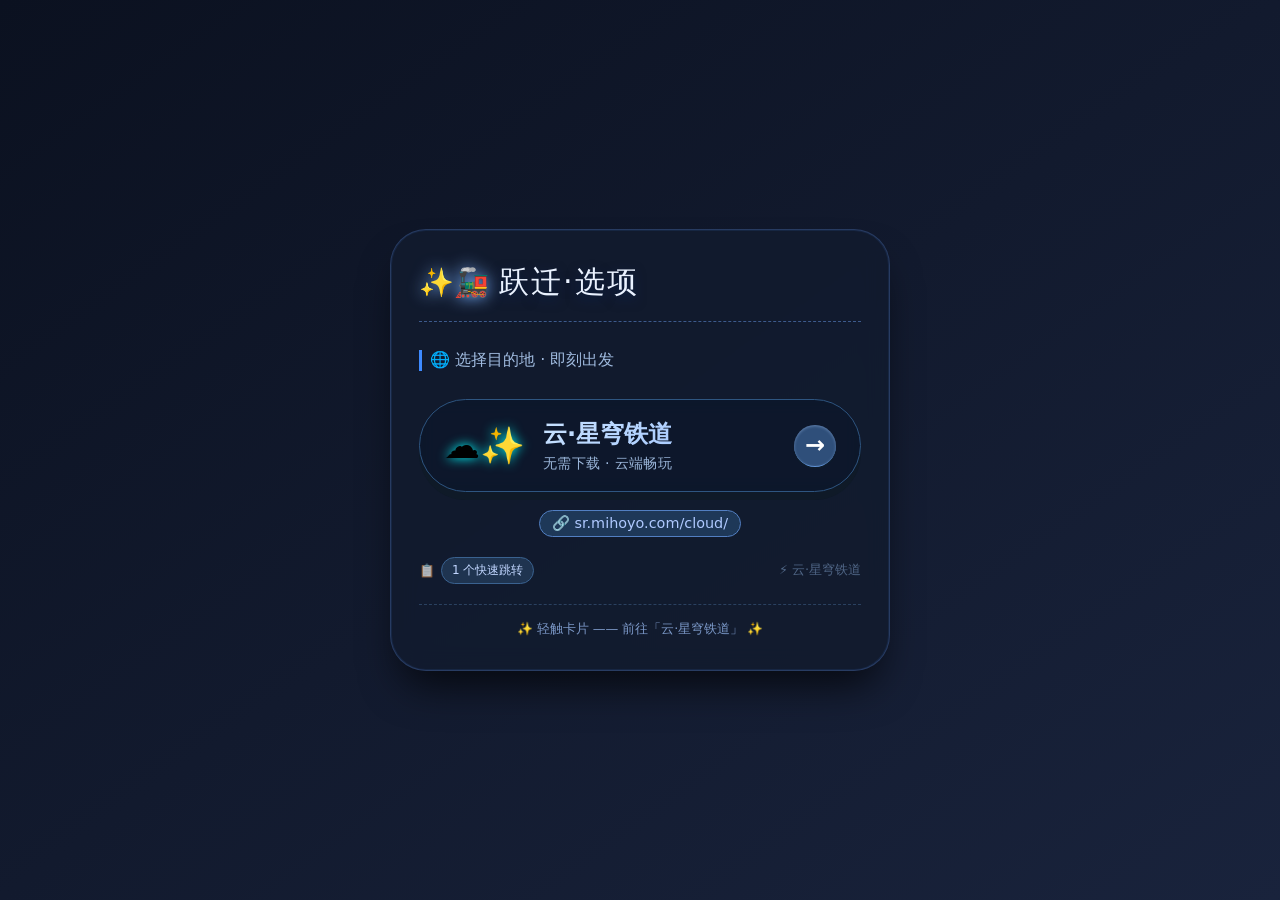
<file: HTML/转到.html>
<!DOCTYPE html>
<html lang="zh">
<head>
  <meta charset="UTF-8">
  <meta name="viewport" content="width=device-width, initial-scale=1.0, user-scalable=yes">
  <title>快速跳转 · 云·星穹铁道</title>
  <style>
    * {
      margin: 0;
      padding: 0;
      box-sizing: border-box;
    }

    body {
      min-height: 100vh;
      background: linear-gradient(145deg, #0b1120 0%, #19233c 100%);
      font-family: system-ui, 'Segoe UI', 'PingFang SC', 'Microsoft YaHei', sans-serif;
      display: flex;
      align-items: center;
      justify-content: center;
      padding: 20px;
      margin: 0;
    }

    .card {
      max-width: 500px;
      width: 100%;
      background: rgba(18, 28, 46, 0.85);
      backdrop-filter: blur(12px);
      -webkit-backdrop-filter: blur(12px);
      border: 1px solid rgba(110, 160, 255, 0.25);
      border-radius: 36px;
      padding: 32px 28px;
      box-shadow: 0 25px 40px -12px rgba(0, 0, 0, 0.7), 0 0 0 1px rgba(72, 140, 255, 0.1) inset;
      transition: transform 0.25s ease, box-shadow 0.3s ease;
    }

    .card:hover {
      box-shadow: 0 30px 50px -12px #000000cc, 0 0 0 1px #3e7be6 inset;
      transform: translateY(-3px);
    }

    .header {
      display: flex;
      align-items: center;
      gap: 10px;
      margin-bottom: 28px;
      border-bottom: 1px dashed #3d5a8c;
      padding-bottom: 18px;
    }

    .star-icon {
      font-size: 28px;
      line-height: 1;
      filter: drop-shadow(0 0 8px #7ab2ff);
    }

    h1 {
      color: #eaf2ff;
      font-weight: 500;
      font-size: 1.9rem;
      letter-spacing: 2px;
      text-shadow: 0 4px 12px #00236680;
    }

    .sub-line {
      color: #a0bbdf;
      font-size: 1rem;
      margin-bottom: 28px;
      padding-left: 8px;
      border-left: 3px solid #3e8aff;
      font-weight: 400;
    }

    .options-panel {
      display: flex;
      flex-direction: column;
      gap: 18px;
      margin-bottom: 18px;
    }

    /* 唯一选项 —— 云·星穹铁道卡片按钮 */
    .jump-option {
      background: rgba(12, 24, 44, 0.7);
      border: 1.5px solid #2e5580;
      border-radius: 60px;
      padding: 18px 24px;
      display: flex;
      align-items: center;
      justify-content: space-between;
      cursor: pointer;
      transition: all 0.2s ease;
      box-shadow: 0 8px 0 #0f1a28;
      backdrop-filter: blur(8px);
      -webkit-backdrop-filter: blur(8px);
    }

    .jump-option:hover {
      background: #1a2e4e;
      border-color: #6da5ff;
      box-shadow: 0 5px 0 #0f1a28, 0 0 18px #3f7eff66;
      transform: translateY(2px);
    }

    .jump-option:active {
      transform: translateY(6px);
      box-shadow: 0 2px 0 #0f1a28, 0 0 24px #5b9aff;
    }

    .option-left {
      display: flex;
      align-items: center;
      gap: 18px;
    }

    .game-icon {
      font-size: 36px;
      line-height: 1;
      filter: drop-shadow(0 0 6px cyan);
    }

    .option-text {
      color: white;
    }

    .option-title {
      font-size: 1.5rem;
      font-weight: 650;
      background: linear-gradient(135deg, #c8e2ff, #aaccff);
      -webkit-background-clip: text;
      background-clip: text;
      color: transparent;
      margin-bottom: 4px;
    }

    .option-desc {
      font-size: 0.9rem;
      color: #9bb6da;
      letter-spacing: 0.3px;
    }

    .arrow-badge {
      background: #2f4f7a;
      color: white;
      width: 42px;
      height: 42px;
      display: flex;
      align-items: center;
      justify-content: center;
      border-radius: 40px;
      font-size: 24px;
      font-weight: bold;
      transition: 0.15s;
      box-shadow: inset 0 1px 3px #b0d0ff66, 0 2px 0 #0e1b2b;
      border-bottom: 1px solid #5e91d4;
    }

    .jump-option:hover .arrow-badge {
      background: #3f72b0;
      box-shadow: inset 0 1px 4px #e0ecff, 0 2px 0 #1a304b;
      color: #ffffff;
    }

    .footer-note {
      display: flex;
      justify-content: flex-end;
      margin-top: 20px;
      color: #6a85aa;
      font-size: 0.8rem;
      align-items: center;
      gap: 6px;
    }

    .badge {
      background: #1f3450;
      padding: 4px 10px;
      border-radius: 30px;
      color: #c1d6ff;
      font-weight: 400;
      border: 1px solid #3a6290;
      font-size: 0.75rem;
    }

    .note-icon {
      opacity: 0.7;
    }

    /* 简单提示 */
    .visit-hint {
      color: #afc9ff;
      font-size: 0.9rem;
      margin-top: 5px;
      display: flex;
      align-items: center;
      gap: 8px;
      justify-content: center;
    }

    .visit-hint span {
      background: #1e3858;
      padding: 4px 12px;
      border-radius: 24px;
      border: 1px solid #527fc2;
    }

    a {
      text-decoration: none;
      color: inherit;
      display: block;
    }

    /* 保留一个微小说明 —— 点击卡片即跳转 */
    .clickable-area {
      cursor: pointer;
    }
  </style>
</head>
<body>

<div class="card">
  <div class="header">
    <span class="star-icon">✨🚂</span>
    <h1>跃迁·选项</h1>
  </div>

  <div class="sub-line">
    <span>🌐 选择目的地 · 即刻出发</span>
  </div>

  <!-- 选项列表 —— 目前仅一个选项：云·星穹铁道 -->
  <div class="options-panel">
    <!-- 
      点击整个卡片跳转至 https://sr.mihoyo.com/cloud/
      同时符合无障碍设计：链接本身可被键盘聚焦。
    -->
    <a href="https://sr.mihoyo.com/cloud/" 
       target="_blank" 
       rel="noopener noreferrer" 
       class="jump-option"
       aria-label="前往云·星穹铁道 (在新标签页打开)">
      <div class="option-left">
        <div class="game-icon">☁️✨</div>
        <div class="option-text">
          <div class="option-title">云·星穹铁道</div>
          <div class="option-desc">无需下载 · 云端畅玩</div>
        </div>
      </div>
      <div class="arrow-badge" aria-hidden="true">→</div>
    </a>
  </div>

  <!-- 装饰性说明，强调当前只有一个选项，并且清晰展示目标网址 -->
  <div class="visit-hint">
    <span>🔗 sr.mihoyo.com/cloud/</span>
  </div>

  <!-- 底部小点缀，显示总选项数量，符合“目前只有一个选项” -->
  <div class="footer-note">
    <span class="note-icon">📋</span>
    <span class="badge">1 个快速跳转</span>
    <span style="margin-left: auto; opacity: 0.7;">⚡ 云·星穹铁道</span>
  </div>

  <!-- 一个小提示：点击上方卡片即可在新标签页打开（若需要同页跳转可调整，但保留target=_blank更符合跳转习惯） -->
  <div style="margin-top: 20px; text-align: center; color: #7b98c7; font-size: 0.8rem; border-top: 1px dashed #2a4160; padding-top: 16px;">
    <span>✨ 轻触卡片 —— 前往「云·星穹铁道」 ✨</span>
  </div>
</div>

<!-- 
  设计说明：
  - 页面干净、具有星空铁道风格。
  - 唯一选项醒目标识为“云·星穹铁道”，并附有简要说明。
  - 整个卡片是超链接，点击即在新标签页打开目标网址。
  - 对移动端友好，支持悬停/点击效果。
  - 完全符合需求：打开后显示选项，对应跳转到 https://sr.mihoyo.com/cloud/。
-->
</body>
</html>
</file>
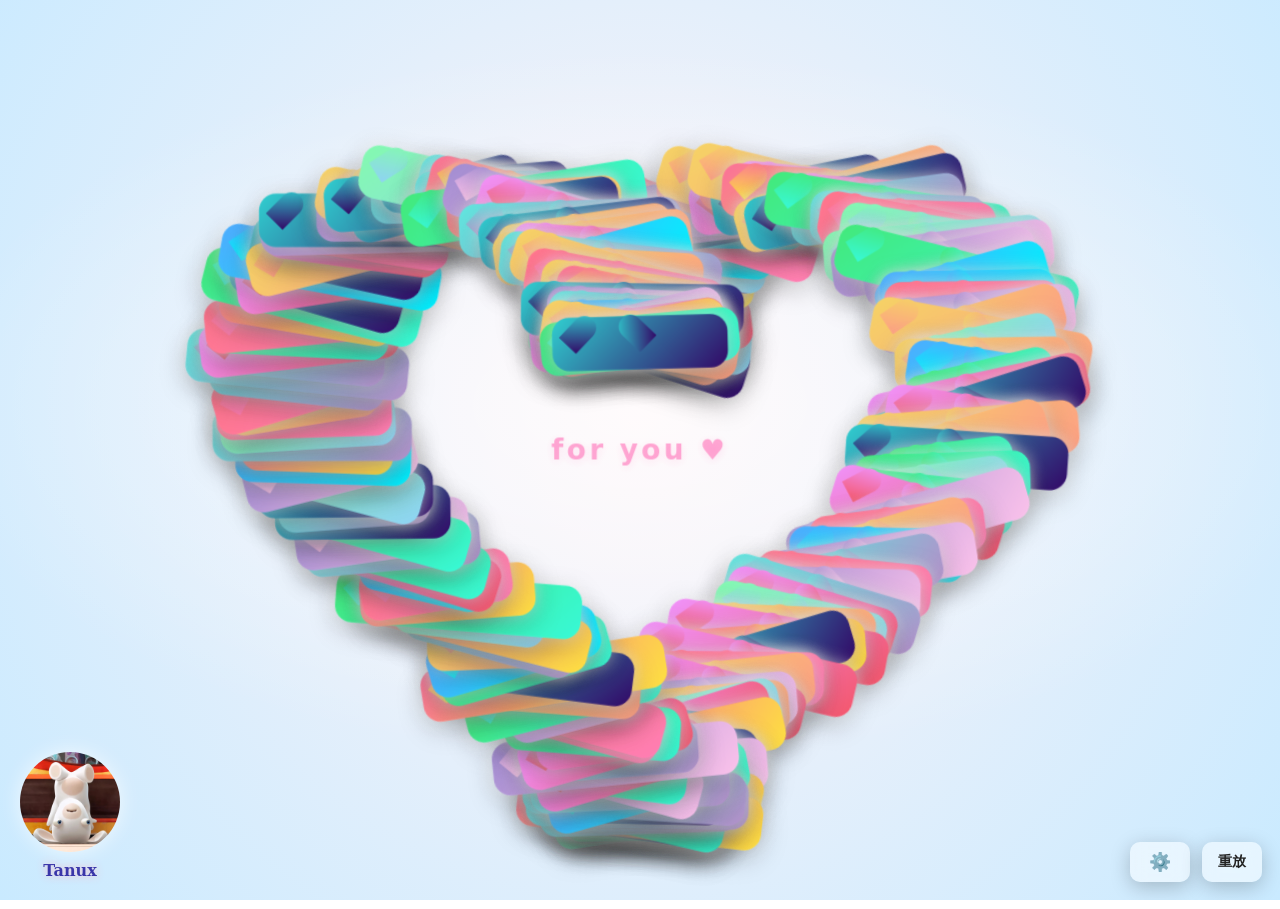
<file: 有点意思/爱心弹窗 pro/Untitled-1.html>
<!DOCTYPE html>
<html lang="zh">
<head>
<meta charset="UTF-8" />
<meta name="viewport" content="width=device-width,initial-scale=1.0" />
<title>爱心弹窗</title>
<style>
  html, body {
    height: 100%;
    margin: 0;
    overflow: hidden;
    font-family: "微软雅黑", system-ui, -apple-system, Segoe UI, Roboto, sans-serif;
    perspective: 1000px;
    background:
      radial-gradient(1200px 600px at 50% 45%, rgba(255, 255, 255, .65), rgba(255, 255, 255, 0) 60%),
      radial-gradient(circle at 50% 45%, #fff4f7 0%, #c9eaff 100%);
    transition: background 0.5s ease;
  }
  
  body.dark-mode {
    background:
      radial-gradient(1200px 600px at 50% 45%, rgba(0, 0, 0, .6), rgba(0, 0, 0, 0) 60%),
      radial-gradient(circle at 50% 45%, #0a0a0f 0%, #000000 100%);
  }
  
  .stage {
    position: relative;
    width: 100%;
    height: 100%;
    transform-style: preserve-3d;
    transition: transform 0.2s ease-out;
  }
  .msg {
    position: absolute;
    left: 50%;
    top: 50%;
    padding: 10px 16px;
    border-radius: 16px;
    color: #fff;
    font-weight: 700;
    font-size: clamp(14px, 3vmin, 22px);
    text-shadow: 0 2px 8px rgba(0, 0, 0, .28);
    opacity: 0;
    transform: translate(-50%, -50%) translate(var(--dx), var(--dy)) scale(.75) rotate(var(--rot));
    animation: flight var(--dur) cubic-bezier(.25, .7, .3, 1) var(--delay) both;
    box-shadow: 0 8px 26px rgba(0, 0, 0, .22), 0 0 15px rgba(255, 255, 255, 0.6);
    will-change: transform, opacity;
    background: var(--bg);
    transition: color .3s ease, text-shadow .3s ease;
  }

  @keyframes flight {
    0% {
      opacity: 0;
      transform: translate(-50%, -50%) translate(var(--dx), var(--dy)) scale(.75) rotate(var(--rot));
    }
    18% {
      opacity: 1;
    }
    45% {
      transform: translate(-50%, -50%) translate(calc(var(--dx) * .2), calc(var(--dy) * .2)) scale(1.06);
    }
    70% {
      transform: translate(-50%, -50%) translate(calc(var(--dx) * 1.15), calc(var(--dy) * 1.15)) scale(.95) rotate(var(--rot));
    }
    88% {
      transform: translate(-50%, -50%) translate(calc(var(--heart-x) * .6), calc(var(--heart-y) * .6)) scale(.9) rotate(var(--heart-rot));
    }
    100% {
      opacity: 1;
      transform: translate(-50%, -50%) translate(var(--heart-x), var(--heart-y)) scale(1) rotate(var(--heart-rot));
    }
  }

  .msg::before,
  .msg::after {
    content: '';
    position: absolute;
    left: 50%;
    top: 0;
    background: inherit;
    border-radius: 50px 50px 0 0;
    width: 22px;
    height: 34px;
    opacity: 0;
    transition: opacity .28s ease;
    transform-origin: 0 100%;
    transform: rotate(-45deg);
  }
  
  .msg::after {
    left: 0;
    transform-origin: 100% 100%;
    transform: rotate(45deg);
  }
  
  .msg.heart-mode {
    color: transparent;
    text-shadow: none;
  }
  
  .msg.heart-mode::before,
  .msg.heart-mode::after {
    opacity: 1;
  }

  .msg.locked {
    animation: none;
    transform: translate(-50%, -50%) translate(var(--heart-x), var(--heart-y)) scale(1) rotate(var(--heart-rot));
    opacity: 1;
  }

  .msg.burst {
    animation: burst 1.4s cubic-bezier(.17, .6, .2, 1) forwards;
  }
  
  @keyframes burst {
    0% {
      opacity: 1;
      transform: translate(-50%, -50%) translate(var(--heart-x), var(--heart-y)) scale(1);
      filter: blur(0);
    }
    70% {
      opacity: .9;
      transform: translate(-50%, -50%) translate(calc(var(--heart-x) + var(--bx) * 0.7), calc(var(--heart-y) + var(--by) * 0.7)) scale(1.1) rotate(var(--rot));
      filter: blur(.3px);
    }
    100% {
      opacity: 0;
      transform: translate(-50%, -50%) translate(calc(var(--heart-x) + var(--bx)), calc(var(--heart-y) + var(--by))) scale(2.0) rotate(var(--rot));
      filter: blur(4px);
    }
  }

  .msg.returning {
    animation: returnToHeart 0.8s cubic-bezier(.34, 1.56, .64, 1) forwards;
  }
  
  @keyframes returnToHeart {
    0% {
      opacity: 0;
      transform: translate(-50%, -50%) translate(calc(var(--heart-x) + var(--bx)), calc(var(--heart-y) + var(--by))) scale(2.0) rotate(var(--rot));
      filter: blur(4px);
    }
    50% {
      opacity: 0.6;
      filter: blur(2px);
    }
    100% {
      opacity: 1;
      transform: translate(-50%, -50%) translate(var(--heart-x), var(--heart-y)) scale(1) rotate(var(--heart-rot));
      filter: blur(0);
    }
  }

  .center-title {
    position: absolute;
    left: 50%;
    top: 50%;
    transform: translate(-50%, -50%) scale(var(--title-scale, 1));
    font-weight: 800;
    letter-spacing: .12em;
    font-size: clamp(18px, 4vmin, 28px);
    color: rgba(255, 105, 180, .6);
    text-shadow: 0 2px 10px rgba(255, 105, 180, .15);
    opacity: 0;
    pointer-events: none;
    animation: titleIn 1.2s ease 0.8s both;
    transform-origin: center center;
  }
  
  @keyframes titleIn {
    from {
      opacity: 0;
      transform: translate(-50%, -55%) scale(var(--title-scale, 1));
    }
    to {
      opacity: .95;
      transform: translate(-50%, -50%) scale(var(--title-scale, 1));
    }
  }

  .replay,
  .settings-btn {
    position: absolute;
    right: 18px;
    bottom: 18px;
    width: 60px;
    height: 40px;
    padding: 0;
    border: none;
    border-radius: 10px;
    background: rgba(255, 255, 255, .5);
    backdrop-filter: blur(8px);
    color: #222;
    font-weight: 600;
    cursor: pointer;
    box-shadow: 0 5px 20px rgba(0, 0, 0, .22);
    transition: background 0.3s ease, color 0.3s ease;
    display: flex;
    align-items: center;
    justify-content: center;
  }
  
  .replay {
    font-size: 14px;
  }
  
  .settings-btn {
    right: 90px;
    font-size: 18px;
  }
  
  body.dark-mode .replay,
  body.dark-mode .settings-btn {
    background: rgba(0, 0, 0, .5);
    color: #fff;
  }
  
  .settings-panel {
    position: absolute;
    right: 18px;
    bottom: 60px;
    padding: 20px;
    border-radius: 12px;
    background: rgba(255, 255, 255, .9);
    backdrop-filter: blur(12px);
    box-shadow: 0 8px 32px rgba(0, 0, 0, .3);
    min-width: 200px;
    opacity: 0;
    transform: translateY(10px) scale(0.95);
    pointer-events: none;
    transition: opacity 0.3s ease, transform 0.3s ease;
    z-index: 1000;
  }
  
  body.dark-mode .settings-panel {
    background: rgba(0, 0, 0, .9);
    color: #fff;
  }
  
  .settings-panel.show {
    opacity: 1;
    transform: translateY(0) scale(1);
    pointer-events: auto;
  }
  
  .settings-item {
    display: flex;
    justify-content: space-between;
    align-items: center;
    margin-bottom: 15px;
    color: #222;
  }
  
  body.dark-mode .settings-item {
    color: #fff;
  }
  
  .settings-item:last-child {
    margin-bottom: 0;
  }
  
  .settings-item label {
    font-size: 14px;
    font-weight: 500;
  }
  
  .toggle-switch {
    position: relative;
    width: 44px;
    height: 24px;
    background: rgba(0, 0, 0, .2);
    border-radius: 12px;
    cursor: pointer;
    transition: background 0.3s ease;
  }
  
  .toggle-switch.active {
    background: #4CAF50;
  }
  
  .toggle-switch::after {
    content: '';
    position: absolute;
    width: 20px;
    height: 20px;
    background: #fff;
    border-radius: 50%;
    top: 2px;
    left: 2px;
    transition: transform 0.3s ease;
    box-shadow: 0 2px 4px rgba(0, 0, 0, .2);
  }
  
  .toggle-switch.active::after {
    transform: translateX(20px);
  }
  
  .petal-container {
    position: absolute;
    top: 0;
    left: 0;
    width: 100%;
    height: 100%;
    overflow: hidden;
    pointer-events: none;
    z-index: 0;
  }
  
  .petal {
    position: absolute;
    top: -10vh;
    width: 15px;
    height: 15px;
    background: #ffb6c1;
    border-radius: 1px 15px 15px;
    opacity: 0;
    filter: blur(1px);
  }
  
  .petal:nth-child(odd) {
    animation: flutter 14s linear infinite;
  }
  
  .petal:nth-child(even) {
    animation: flutter-reverse 14s linear infinite;
  }

  @keyframes flutter {
    0% {
      transform: translateY(-10vh) translateX(0) rotate(0deg) rotateY(0deg);
      opacity: 0;
    }
    10% {
      opacity: 0.8;
    }
    50% {
      transform: translateY(50vh) translateX(5vw) rotate(-20deg) rotateY(180deg);
    }
    90% {
      opacity: 0.8;
    }
    100% {
      transform: translateY(110vh) translateX(-5vw) rotate(20deg) rotateY(360deg);
      opacity: 0;
    }
  }
  
  @keyframes flutter-reverse {
    0% {
      transform: translateY(-10vh) translateX(0) rotate(0deg) rotateY(0deg);
      opacity: 0;
    }
    10% {
      opacity: 0.8;
    }
    50% {
      transform: translateY(50vh) translateX(-5vw) rotate(20deg) rotateY(-180deg);
    }
    90% {
      opacity: 0.8;
    }
    100% {
      transform: translateY(110vh) translateX(5vw) rotate(-20deg) rotateY(-360deg);
      opacity: 0;
    }
  }

  .logo {
    position: absolute;
    bottom: 20px;
    left: 20px;
    z-index: 100;
    text-align: center;
    animation: logoBreathe 3s ease-in-out infinite;
  }
  .logo img {
    width: 100px;
    height: auto;
    border-radius: 50%;
    filter: drop-shadow(0 0 10px rgba(255, 255, 255, 0.7));
  }
  .logo p {
    margin: 5px 0 0 0;
    color: #3935a9;
    font-family: 'STKaiti', 'KaiTi', 'SimSun', 'serif';
    font-weight: bold;
    font-size: 16px;
    text-shadow: 0 0 8px rgba(255, 182, 193, 0.9);
    transition: color 0.3s ease, text-shadow 0.3s ease;
  }
  
  body.dark-mode .logo p {
    color: #ffffff;
    text-shadow: 0 0 8px rgba(255, 255, 255, 0.8);
  }
  
  @keyframes logoBreathe {
    0%, 100% {
      transform: scale(1);
    }
    50% {
      transform: scale(1.05);
    }
  }
</style>
</head>
<body>
  
  <div class="petal-container" id="petalContainer">
  </div>
  
  <audio id="background-music" src="https://lf26-music-east.douyinstatic.com/obj/ies-music-hj/7495920705440140091.mp3" loop playsinline autoplay>
   您的浏览器不支持音频播放
  </audio>
  
  <div class="stage" id="stage">
    <div class="center-title" id="title">for you ♥</div>
  </div>
  <button class="settings-btn" id="settingsBtn">⚙️</button>
  <button class="replay" id="replay">重放</button>
  
  <div class="settings-panel" id="settingsPanel">
    <div class="settings-item">
      <label>暗黑模式</label>
      <div class="toggle-switch" id="darkModeToggle"></div>
    </div>
    <div class="settings-item">
      <label>显示Logo</label>
      <div class="toggle-switch active" id="logoToggle"></div>
    </div>
  </div>

  <div class="logo">
    <img src="TX.jpg" alt="Logo">
    <p>Tanux</p>
  </div>

<script>
const tips = [
  '想念在风里飘', '月亮为你亮', '喜欢你很久了', '你是我的心动', '温柔落在人间',
  '星光都为你闪', '梦里有你真好', '世界因你柔软', '心跳为你加速', '有你真好',
  '你是独一无二的光', '遇见你是浪漫的开始', '晚风也温柔了', '你的笑融化星河',
  '想陪你看星星', '今夜的梦给你', '宇宙都在偏爱你', '你是人间的奇迹',
  '拥抱要紧一点', '想你成习惯了', '一瞬也是永恒', '你眼里有星星', '你的温柔让我沦陷',
  '风都是甜的', '为你心动不止', '想成为你的例外', '心有桃花一片', '你是我梦里的光',
  '想和你看海', '此刻的风想你', '遇见你后时间变慢', '所有浪漫都与你有关',
  '想靠近你一点', '你的名字是我心事', '心软是因为你', '想牵你的手看日落',
  '每次想你星星都亮了', '心跳藏不住', '有你世界亮一点', '甜在风里也在心里'
];
const stage = document.getElementById('stage');
const replay = document.getElementById('replay');
const title = document.getElementById('title');
const music = document.getElementById('background-music');
const petalContainer = document.getElementById('petalContainer');
const settingsBtn = document.getElementById('settingsBtn');
const settingsPanel = document.getElementById('settingsPanel');
const darkModeToggle = document.getElementById('darkModeToggle');
const logoToggle = document.getElementById('logoToggle');
const logo = document.querySelector('.logo');

let isHeartLocked = false;
let petalInterval = null;
let heartBeatAnimationId = null;
let hasBurst = false;
let allLockedChecked = false;

let currentScale = 1;

function updateStageTransform() {
  stage.style.transform = `scale(${currentScale})`;
  const titleScale = 1 / currentScale;
  title.style.setProperty('--title-scale', titleScale);
  const currentTitleOpacity = getComputedStyle(title).opacity;
  if (parseFloat(currentTitleOpacity) > 0) {
    title.style.transform = `translate(-50%, -50%) scale(${titleScale})`;
  }
}

function startHeartBeat() {
  if (heartBeatAnimationId) return;
  
  const startTime = Date.now();
  const duration = 2200; // 跳动周期时长（毫秒），数值越大跳动越慢
  
  function animate() {
    if (!stage.classList.contains('heart-beat')) {
      heartBeatAnimationId = null;
      return;
    }
    
    const elapsed = (Date.now() - startTime) % duration;
    const progress = elapsed / duration;
    
    let scale;
    if (progress < 0.5) {
      const t = progress * 2;
      const eased = t < 0.5 ? 2 * t * t : 1 - Math.pow(-2 * t + 2, 2) / 2;
      scale = 1 + (0.08 * eased); // 0.08 为跳动幅度，数值越大跳动越明显（最大缩放倍数 = 1 + 0.08）
    } else {
      const t = (progress - 0.5) * 2;
      const eased = t < 0.5 ? 2 * t * t : 1 - Math.pow(-2 * t + 2, 2) / 2;
      scale = 1.08 - (0.08 * eased); // 从最大缩放回到正常大小
    }
    
    currentScale = scale;
    updateStageTransform();
    heartBeatAnimationId = requestAnimationFrame(animate);
  }
  
  animate();
}

function stopHeartBeat() {
  if (heartBeatAnimationId) {
    cancelAnimationFrame(heartBeatAnimationId);
    heartBeatAnimationId = null;
  }
  currentScale = 1;
  updateStageTransform();
  title.style.setProperty('--title-scale', '1');
}

const directions = [
  { dx: '0vw', dy: '-80vh' }, { dx: '0vw', dy: '80vh' },
  { dx: '-80vw', dy: '0vh' }, { dx: '80vw', dy: '0vh' },
  { dx: '-70vw', dy: '-70vh' }, { dx: '70vw', dy: '-70vh' },
  { dx: '-70vw', dy: '70vh' }, { dx: '70vw', dy: '70vh' },
  { dx: '0vw', dy: '-60vh' }, { dx: '0vw', dy: '60vh' },
  { dx: '-60vw', dy: '0vh' }, { dx: '60vw', dy: '0vh' }
];

function rand(min, max) {
  return Math.random() * (max - min) + min;
}

function randomGradient() {
  const arr = [
    ['#ff758c', '#ff7eb3'], ['#a18cd1', '#fbc2eb'],
    ['#f6d365', '#fda085'], ['#84fab0', '#8fd3f4'],
    ['#f093fb', '#f5576c'], ['#4facfe', '#00f2fe'],
    ['#43e97b', '#38f9d7'], ['#fa709a', '#fee140'],
    ['#30cfd0', '#330867'], ['#5ee7df', '#b490ca']
  ];
  const [c1, c2] = arr[Math.floor(Math.random() * arr.length)];
  return `linear-gradient(135deg, ${c1}, ${c2})`;
}

function heartXY(t) {
  const s = 20; // 爱心大小系数，数值越大爱心越大（建议范围：15-30）
  const x = s * (16 * Math.sin(t) ** 3);
  const y = -s * (13 * Math.cos(t) - 5 * Math.cos(2 * t) - 2 * Math.cos(3 * t) - Math.cos(4 * t));
  return { x: x + 'px', y: y + 'px' };
}

function createMsg(i, total) {
  const el = document.createElement('div');
  el.className = 'msg';

  const d = directions[Math.floor(Math.random() * directions.length)];
  el.style.setProperty('--dx', d.dx);
  el.style.setProperty('--dy', d.dy);
  el.style.setProperty('--rot', rand(-55, 55) + 'deg'); // 弹窗初始旋转角度范围（度）
  el.style.setProperty('--dur', rand(6.8, 8.6) + 's'); // 弹窗飞行动画时长（秒），数值越大飞得越慢
  el.style.setProperty('--delay', (i * 0.11 + rand(0, 0.35)) + 's'); // 弹窗出现延迟：0.11为每个弹窗间隔（秒），0.35为随机延迟范围（秒）
  el.style.setProperty('--bg', randomGradient());

  const t = (i / total) * Math.PI * 2;
  const { x, y } = heartXY(t);
  el.style.setProperty('--heart-x', x);
  el.style.setProperty('--heart-y', y);
  el.style.setProperty('--heart-rot', rand(-18, 18) + 'deg'); // 弹窗在爱心位置的旋转角度范围（度）

  const span = document.createElement('span');
  span.className = 'text';
  span.textContent = tips[Math.floor(Math.random() * tips.length)];
  el.appendChild(span);

  const delay = parseFloat(el.style.getPropertyValue('--delay'));
  const dur = parseFloat(el.style.getPropertyValue('--dur'));
  const switchAt = delay + dur * 0.86; // 0.86 为弹窗切换为爱心形状的时机（动画进度的86%）
  const switchTimer = setTimeout(() => {
    el.classList.add('heart-mode');
  }, switchAt * 1000);

  el.addEventListener('animationend', () => {
    clearTimeout(switchTimer);
    el.classList.add('heart-mode', 'locked');

    const spread = rand(140, 260); // 爆炸时弹窗散开的距离范围（像素）
    const ang = rand(0, Math.PI * 2);
    const bx = Math.cos(ang) * spread;
    const by = Math.sin(ang) * spread;
    el.style.setProperty('--bx', bx + 'px');
    el.style.setProperty('--by', by + 'px');
    
    if (!allLockedChecked) {
      const allMsgs = stage.querySelectorAll('.msg');
      const lockedMsgs = stage.querySelectorAll('.msg.locked');
      const threshold = Math.ceil(allMsgs.length * 0.9); // 0.9 为跳动开始阈值，当90%弹窗归位时开始跳动（范围：0-1）
      if (allMsgs.length > 0 && lockedMsgs.length >= threshold) {
        allLockedChecked = true;
        isHeartLocked = true;
        stage.classList.add('heart-beat');
        startHeartBeat();
        continuePetalsAfterHeartBeat();
      }
    }
  }, { once: true });
  stage.appendChild(el);
}

function finalBurst() {
  if (hasBurst) return;
  
  const lockedMsgs = stage.querySelectorAll('.msg.locked');
  if (lockedMsgs.length === 0) {
    setTimeout(() => {
      finalBurst();
    }, 500); // 如果弹窗未归位，重试延迟（毫秒）
    return;
  }
  
  hasBurst = true;
  
  lockedMsgs.forEach(el => {
    const jitter = rand(0, 200); // 爆炸延迟随机范围（毫秒），让弹窗不同时爆炸
    setTimeout(() => el.classList.add('burst'), jitter);
    el.addEventListener('animationend', () => {
      el.classList.remove('burst');
      el.classList.add('returning');
      
      el.addEventListener('animationend', () => {
        el.classList.remove('returning');
        el.classList.add('locked');
      }, { once: true });
    }, { once: true });
  });
}

function createPetals() {
  petalContainer.innerHTML = '';
  clearInterval(petalInterval);
  
  const MAX_PETALS = 30; // 初始阶段花瓣数量（在弹窗动画期间创建）
  const TOTAL_TIME_MS = (8.6 + 0.35 + 0.3 + 2.2) * 1000; // 总动画时长（毫秒）：8.6最大飞行时长 + 0.35最大延迟 + 0.3缓冲 + 2.2额外时间
  const INTERVAL_MS = TOTAL_TIME_MS / MAX_PETALS; // 每个花瓣的创建间隔（毫秒）
  let petalCount = 0;
  
  petalInterval = setInterval(() => {
    if (petalCount >= MAX_PETALS) {
      clearInterval(petalInterval);
      return;
    }
    
    const petal = document.createElement('div');
    petal.className = 'petal';
    petal.style.left = Math.random() * 100 + '%';
    petal.style.animationDelay = (Math.random() * -5) + 's'; // 花瓣动画延迟（秒），负值表示提前开始
    petal.style.animationDuration = (12 + Math.random() * 5) + 's'; // 花瓣飘落动画时长（秒），12-17秒之间随机
    petal.style.animationName = petalCount % 2 === 0 ? 'flutter' : 'flutter-reverse';
    
    petalContainer.appendChild(petal);
    petalCount++;
  }, INTERVAL_MS);
}

function continuePetalsAfterHeartBeat() {
  let additionalPetalCount = 0;
  const MAX_ADDITIONAL_PETALS = 500; // 爱心跳动后额外创建的花瓣数量
  const ADDITIONAL_INTERVAL = 600; // 额外花瓣的创建间隔（毫秒），数值越小创建越快
  
  const additionalPetalInterval = setInterval(() => {
    if (additionalPetalCount >= MAX_ADDITIONAL_PETALS || !stage.classList.contains('heart-beat')) {
      clearInterval(additionalPetalInterval);
      return;
    }
    
    const petal = document.createElement('div');
    petal.className = 'petal';
    petal.style.left = Math.random() * 100 + '%';
    petal.style.animationDelay = '0s';
    petal.style.animationDuration = (12 + Math.random() * 5) + 's'; // 额外花瓣的飘落时长（秒），12-17秒之间随机
    petal.style.animationName = additionalPetalCount % 2 === 0 ? 'flutter' : 'flutter-reverse';
    
    petalContainer.appendChild(petal);
    additionalPetalCount++;
  }, ADDITIONAL_INTERVAL);
}

function play() {
  music.currentTime = 0; // 重置音乐播放位置到开头
  music.play().catch(e => console.warn("Autoplay was blocked by browser."));
  
  isHeartLocked = false;
  hasBurst = false;
  allLockedChecked = false;
  stopHeartBeat();
  stage.classList.remove('heart-beat');
  
  stage.querySelectorAll('.msg').forEach(n => n.remove());
  title.style.opacity = 0;
  title.style.transform = 'translate(-50%, -50%) scale(1)';

  const TOTAL = 220; // 弹窗总数量，数值越大爱心越密集（建议范围：150-300）
  for (let i = 0; i < TOTAL; i++) {
    createMsg(i, TOTAL);
  }

  setTimeout(() => {
    title.style.opacity = 1;
  }, 1400); // 标题"for you ♥"显示延迟（毫秒）
  
  createPetals();
  
  const TOTAL_TIME_MS = (8.6 + 0.35 + 0.3 + 2.2) * 1000; // 爆炸效果触发时间（毫秒），需在弹窗动画完成后
  setTimeout(finalBurst, TOTAL_TIME_MS);
}

let isDarkMode = false;
let isLogoVisible = true;

settingsBtn.addEventListener('click', (e) => {
  e.stopPropagation();
  settingsPanel.classList.toggle('show');
});

document.addEventListener('click', (e) => {
  if (!settingsPanel.contains(e.target) && e.target !== settingsBtn) {
    settingsPanel.classList.remove('show');
  }
});

darkModeToggle.addEventListener('click', () => {
  isDarkMode = !isDarkMode;
  darkModeToggle.classList.toggle('active');
  if (isDarkMode) {
    document.body.classList.add('dark-mode');
  } else {
    document.body.classList.remove('dark-mode');
  }
});

logoToggle.addEventListener('click', () => {
  isLogoVisible = !isLogoVisible;
  logoToggle.classList.toggle('active');
  if (isLogoVisible) {
    logo.style.display = 'block';
  } else {
    logo.style.display = 'none';
  }
});

play();
replay.onclick = play;
</script>
</body>
</html>
</file>
